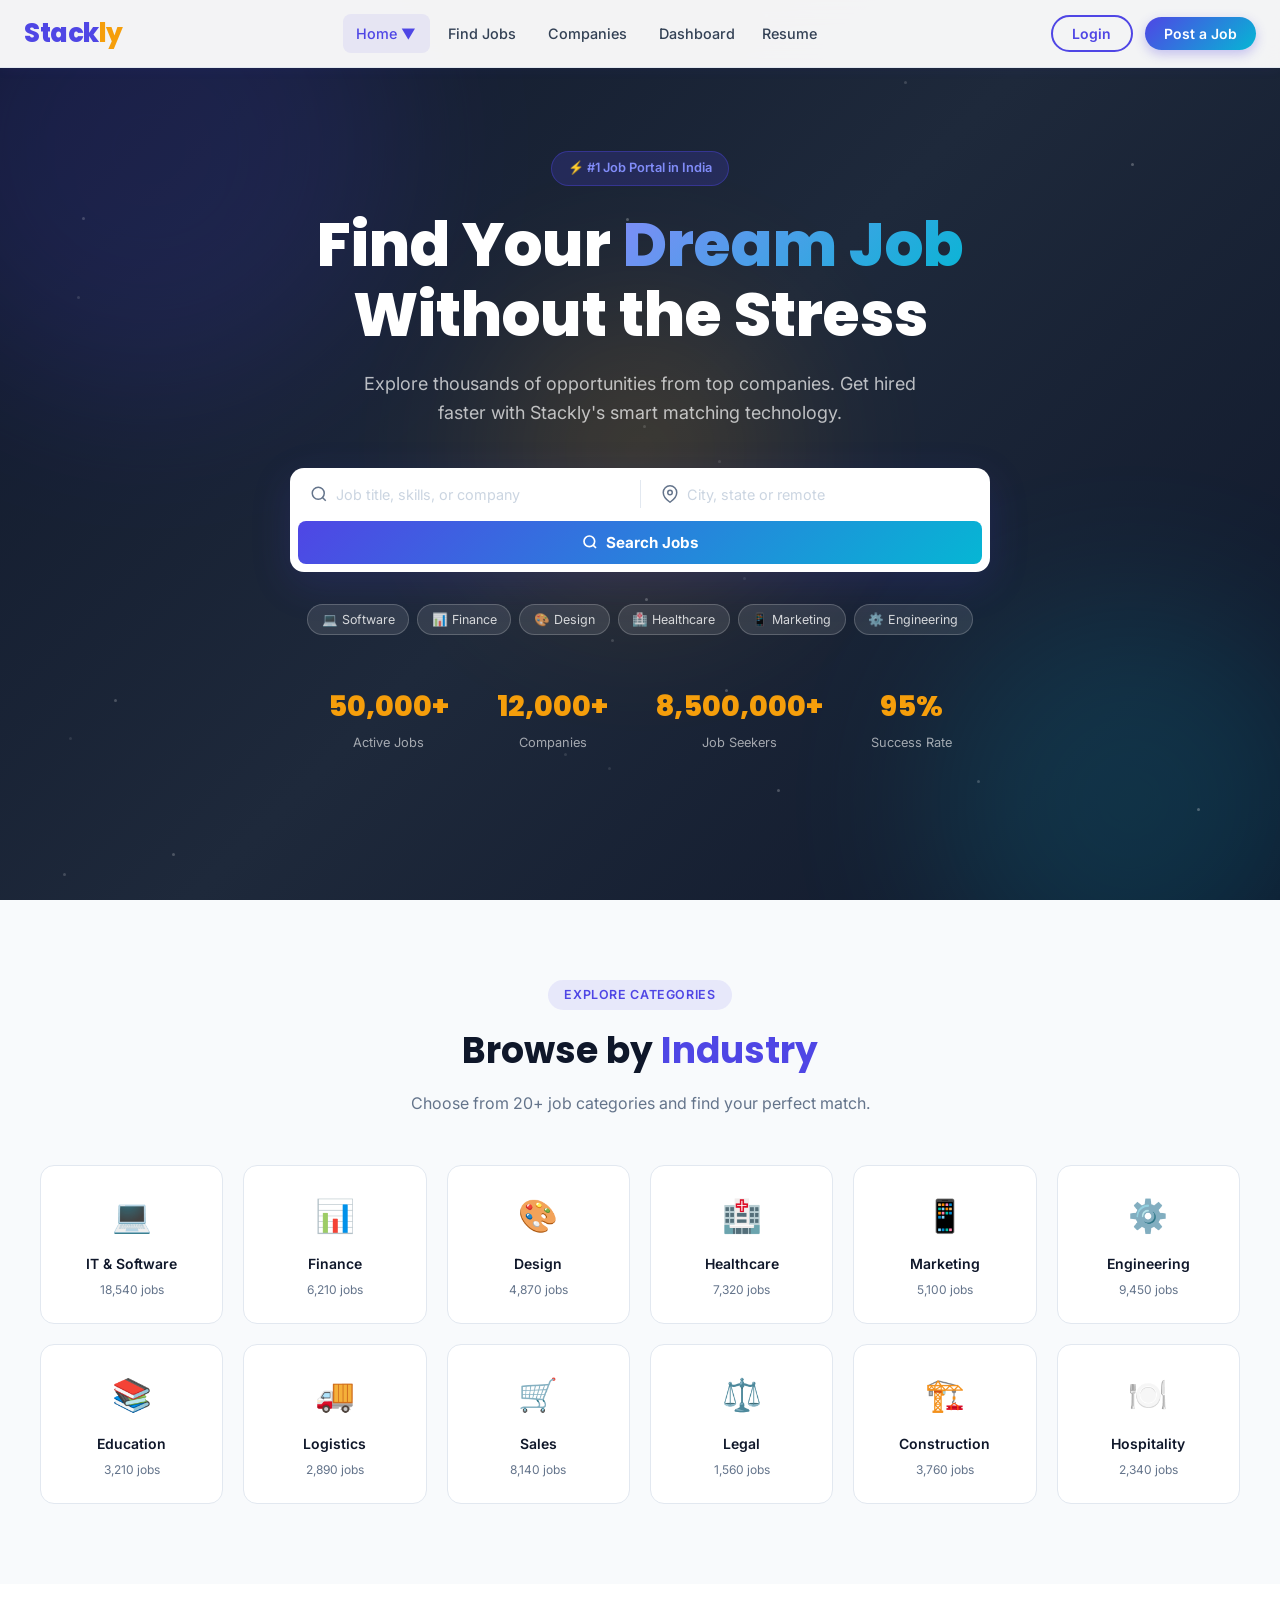
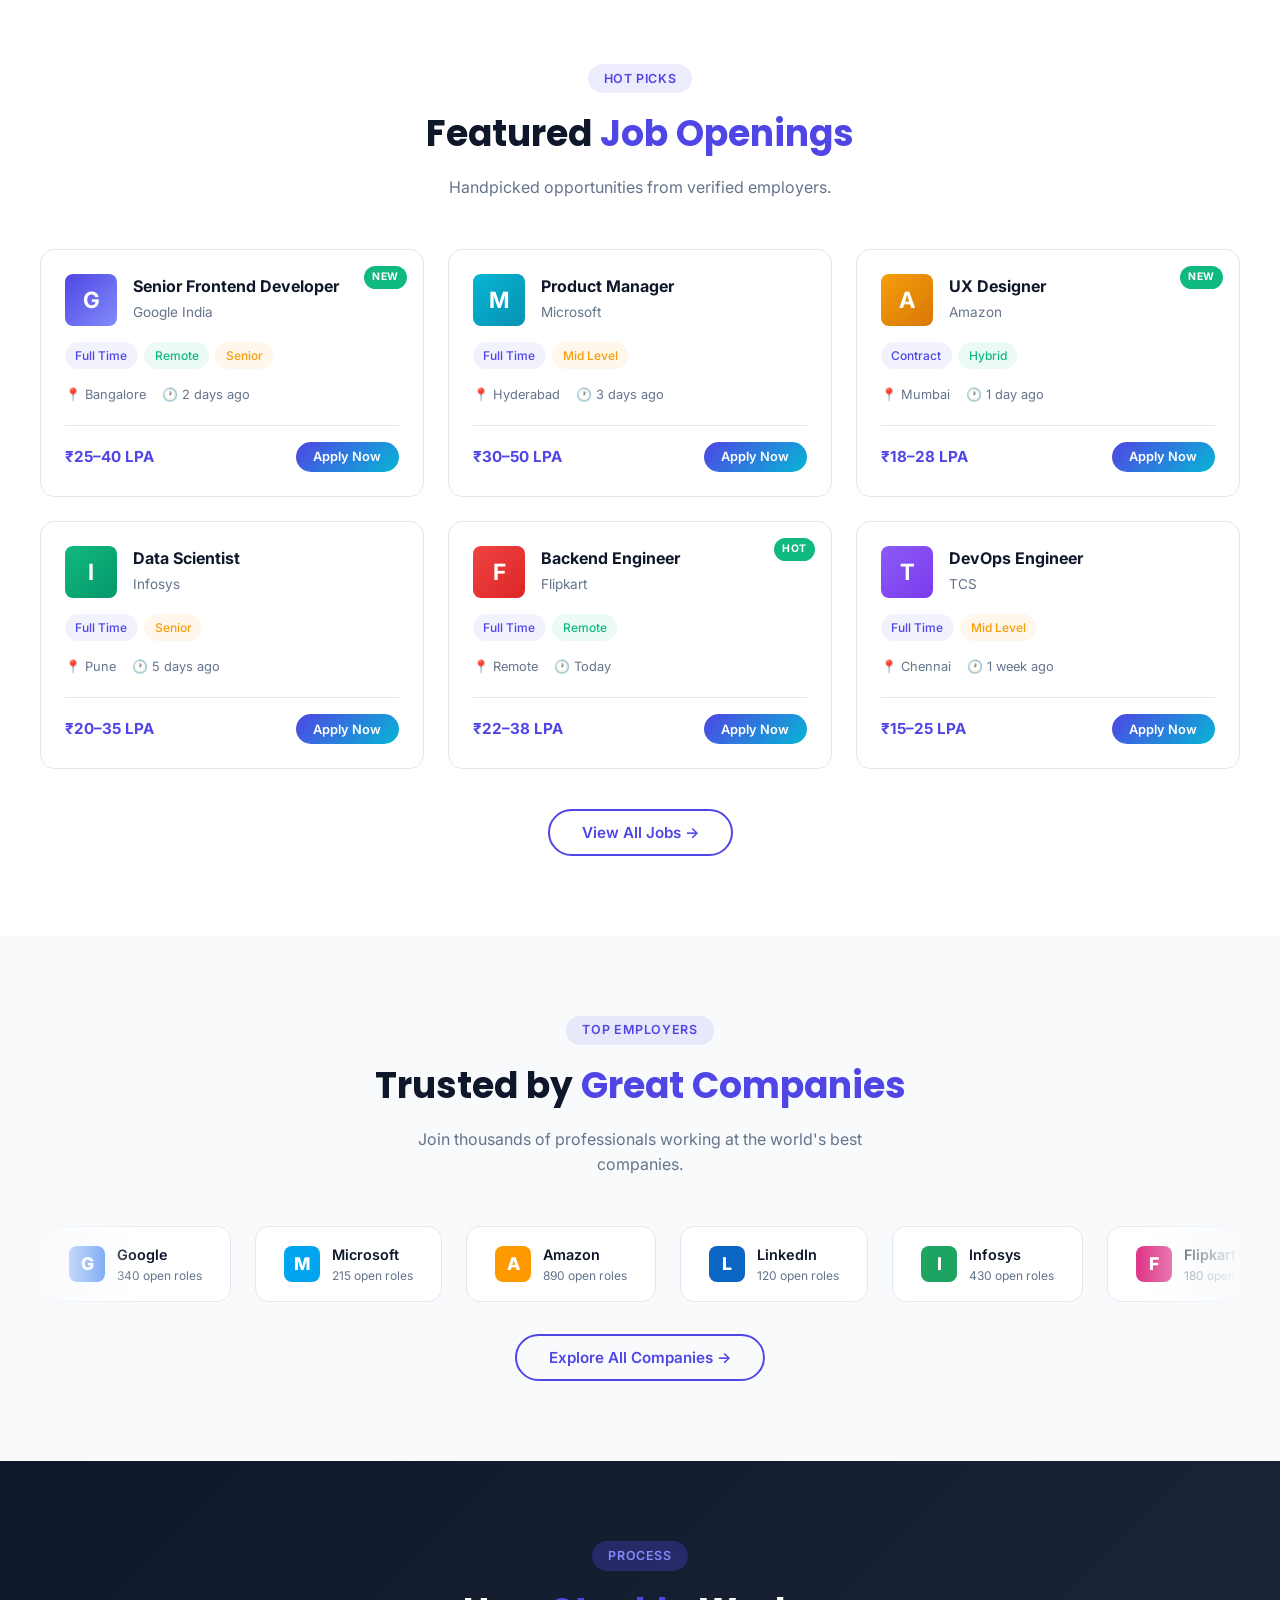
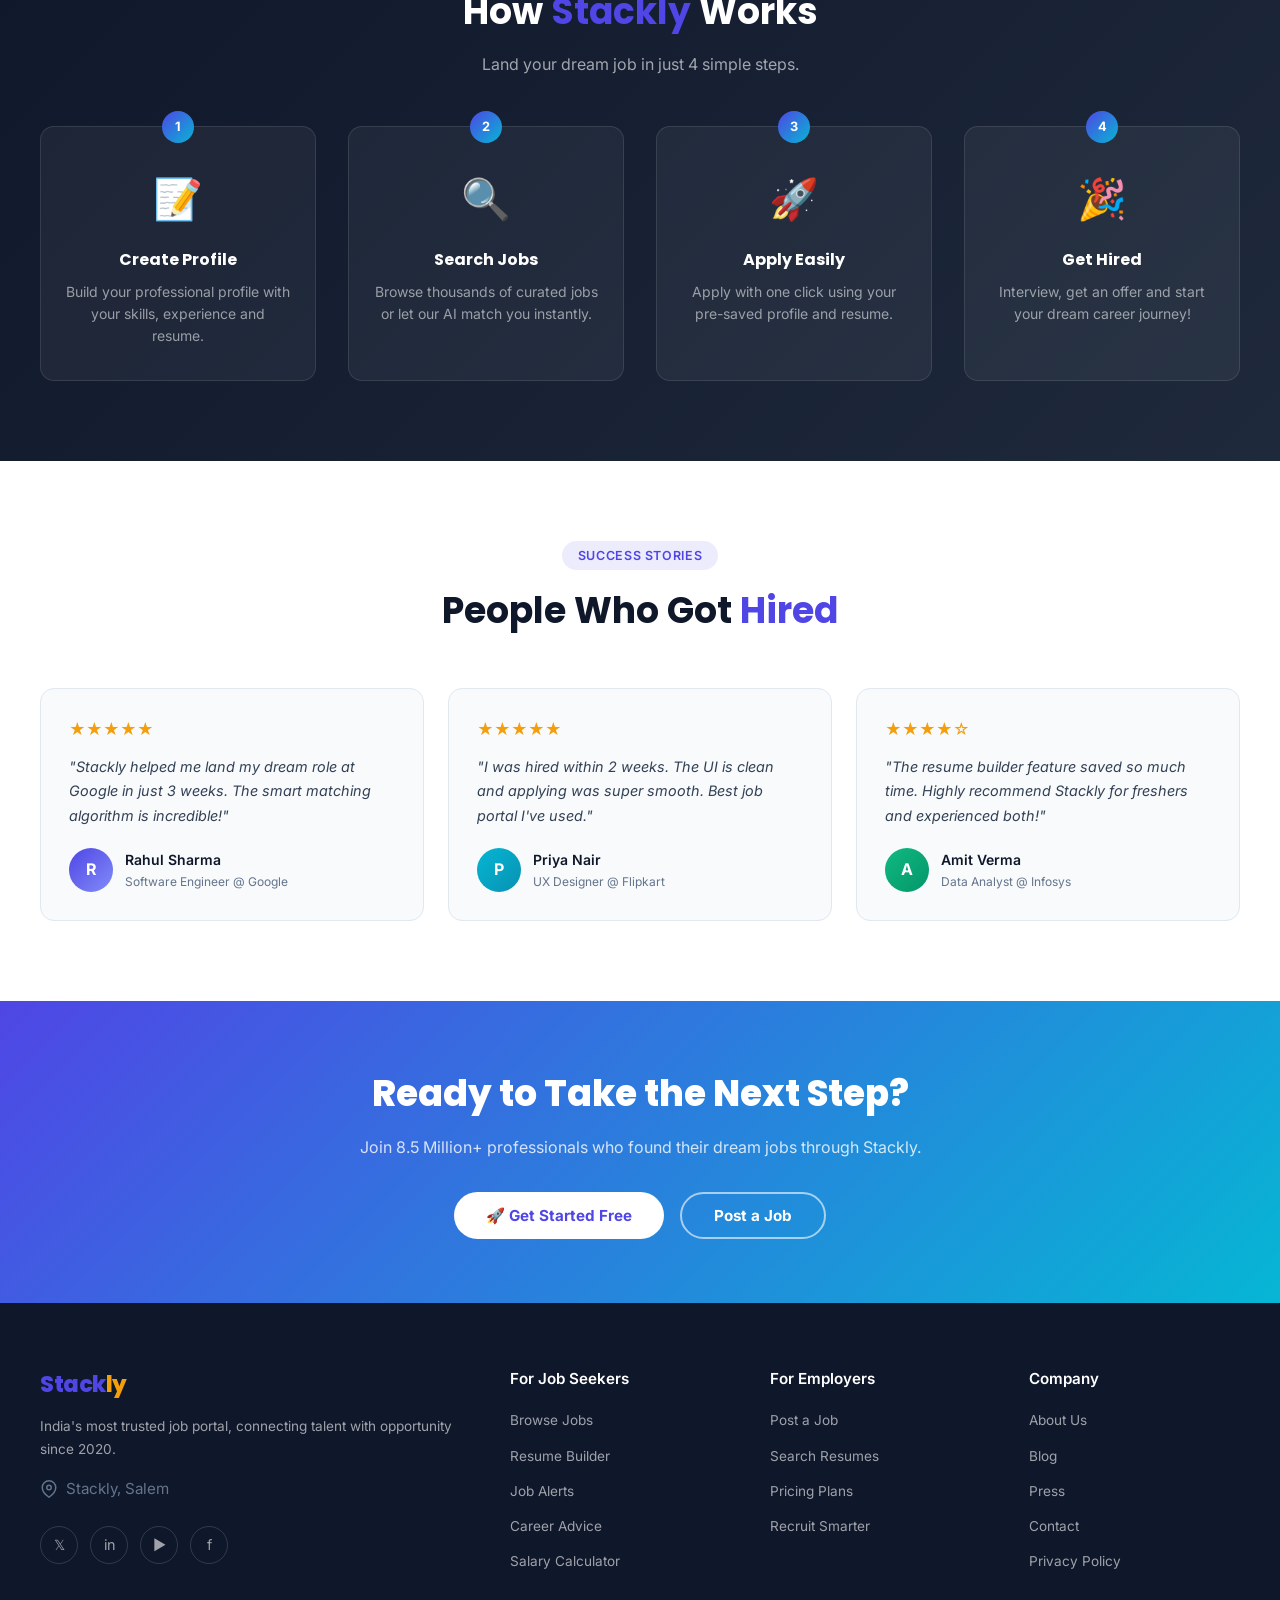
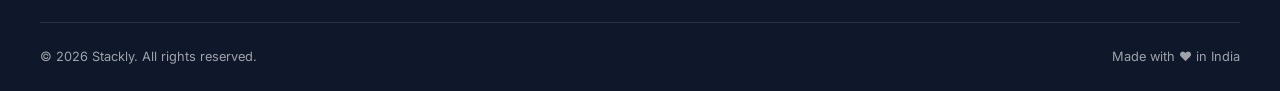
<file: index.html>
<!DOCTYPE html>
<html lang="en">

<head>
    <meta charset="UTF-8" />
    <meta name="viewport" content="width=device-width, initial-scale=1.0, minimum-scale=1.0" />
    <meta name="description"
        content="Stackly – India's leading job portal. Find your dream job from 50,000+ listings across top companies." />
    <title>Stackly – Find Your Dream Job</title>
    <link rel="stylesheet" href="css/style.css" />
    <link rel="icon"
        href="data:image/svg+xml,<svg xmlns='http://www.w3.org/2000/svg' viewBox='0 0 100 100'><text y='.9em' font-size='90'>⚡</text></svg>" />
</head>

<body>

    <!-- Splash Screen -->
    <div id="splash-screen">
        <div class="splash-logo">Stack<span>ly</span></div>
        <div class="splash-tagline">Your Career, Ignited.</div>
        <div class="splash-loader">
            <div class="splash-loader-bar"></div>
        </div>
    </div>

    <!-- Navbar -->
    <nav class="navbar">
        <a class="nav-logo" href="index.html">Stack<span>ly</span></a>
        <ul class="nav-links">
            <li class="nav-item-dropdown">
                <a href="index.html" class="active">Home ▼</a>
                <div class="dropdown-menu">
                    <a href="home2.html">Home 2</a>
                </div>
            </li>
            <li><a href="jobs.html">Find Jobs</a></li>
            <li><a href="companies.html">Companies</a></li>
            <li><a href="dashboard.html">Dashboard</a><a href="resume.html">Resume</a></li>
        </ul>
        <div class="nav-actions">
            <a href="login.html"><button class="btn-outline">Login</button></a>
            <a href="login.html"><button class="btn-primary">Post a Job</button></a>
        </div>
        <button class="hamburger" aria-label="Toggle menu">
            <span></span><span></span><span></span>
        </button>
    </nav>

    <!-- Mobile Menu -->
    <div class="mobile-menu">
        <div class="mobile-dropdown">
            <div class="mobile-dropdown-header">Home ▼</div>
            <div class="mobile-dropdown-content">
                <a href="home2.html">Home 2</a>
            </div>
        </div>
        <a href="jobs.html">Find Jobs</a>
        <a href="companies.html">Companies</a>
        <a href="dashboard.html">Dashboard</a><a href="resume.html">Resume</a>
        <a href="login.html"><button class="btn-outline" style="width:100%;margin-top:.5rem;">Login</button></a>
        <a href="login.html"><button class="btn-primary" style="width:100%;margin-top:.5rem;">Post a Job</button></a>
    </div>

    <!-- Hero Section -->
    <section class="hero">
        <div class="hero-bg-anim">
            <div class="hero-blob"></div>
            <div class="hero-blob"></div>
            <div class="hero-blob"></div>
            <div class="hero-particles"></div>
        </div>
        <div class="hero-content container">
            <div class="hero-badge">⚡ #1 Job Portal in India</div>
            <h1 class="hero-title">Find Your <span>Dream Job</span><br />Without the Stress</h1>
            <p class="hero-sub">Explore thousands of opportunities from top companies. Get hired faster with Stackly's
                smart matching technology.</p>

            <div class="hero-search-box">
                <div class="search-field">
                    <svg width="18" height="18" viewBox="0 0 24 24" fill="none" stroke="currentColor" stroke-width="2">
                        <circle cx="11" cy="11" r="8" />
                        <path d="m21 21-4.35-4.35" />
                    </svg>
                    <input type="text" placeholder="Job title, skills, or company" id="search-keyword" />
                </div>
                <div class="search-divider"></div>
                <div class="search-field">
                    <svg width="18" height="18" viewBox="0 0 24 24" fill="none" stroke="currentColor" stroke-width="2">
                        <path d="M21 10c0 7-9 13-9 13s-9-6-9-13a9 9 0 0 1 18 0z" />
                        <circle cx="12" cy="10" r="3" />
                    </svg>
                    <input type="text" placeholder="City, state or remote" id="search-location" />
                </div>
                <button class="btn-search" onclick="window.location.href='404.html'">
                    <svg width="16" height="16" viewBox="0 0 24 24" fill="none" stroke="currentColor"
                        stroke-width="2.5">
                        <circle cx="11" cy="11" r="8" />
                        <path d="m21 21-4.35-4.35" />
                    </svg>
                    Search Jobs
                </button>
            </div>

            <div class="hero-tags">
                <span class="hero-tag" onclick="window.location.href='404.html'">💻 Software</span>
                <span class="hero-tag" onclick="window.location.href='404.html'">📊 Finance</span>
                <span class="hero-tag" onclick="window.location.href='404.html'">🎨 Design</span>
                <span class="hero-tag" onclick="window.location.href='404.html'">🏥 Healthcare</span>
                <span class="hero-tag" onclick="window.location.href='404.html'">📱 Marketing</span>
                <span class="hero-tag" onclick="window.location.href='404.html'">⚙️ Engineering</span>
            </div>

            <div class="hero-stats">
                <div class="stat-item">
                    <div class="stat-num"><span data-count="50000" data-suffix="+">0+</span></div>
                    <div class="stat-label">Active Jobs</div>
                </div>
                <div class="stat-item">
                    <div class="stat-num"><span data-count="12000" data-suffix="+">0+</span></div>
                    <div class="stat-label">Companies</div>
                </div>
                <div class="stat-item">
                    <div class="stat-num"><span data-count="8500000" data-suffix="+">0+</span></div>
                    <div class="stat-label">Job Seekers</div>
                </div>
                <div class="stat-item">
                    <div class="stat-num"><span data-count="95" data-suffix="%">0%</span></div>
                    <div class="stat-label">Success Rate</div>
                </div>
            </div>
        </div>
    </section>

    <!-- Job Categories -->
    <section class="categories">
        <div class="container">
            <div class="section-header reveal">
                <div class="section-tag">Explore Categories</div>
                <h2 class="section-title">Browse by <span>Industry</span></h2>
                <p class="section-sub">Choose from 20+ job categories and find your perfect match.</p>
            </div>
            <div class="categories-grid">
                <div class="category-card reveal" onclick="window.location.href='404.html'">
                    <div class="cat-icon">💻</div>
                    <div class="cat-name">IT & Software</div>
                    <div class="cat-count">18,540 jobs</div>
                </div>
                <div class="category-card reveal" onclick="window.location.href='404.html'">
                    <div class="cat-icon">📊</div>
                    <div class="cat-name">Finance</div>
                    <div class="cat-count">6,210 jobs</div>
                </div>
                <div class="category-card reveal" onclick="window.location.href='404.html'">
                    <div class="cat-icon">🎨</div>
                    <div class="cat-name">Design</div>
                    <div class="cat-count">4,870 jobs</div>
                </div>
                <div class="category-card reveal" onclick="window.location.href='404.html'">
                    <div class="cat-icon">🏥</div>
                    <div class="cat-name">Healthcare</div>
                    <div class="cat-count">7,320 jobs</div>
                </div>
                <div class="category-card reveal" onclick="window.location.href='404.html'">
                    <div class="cat-icon">📱</div>
                    <div class="cat-name">Marketing</div>
                    <div class="cat-count">5,100 jobs</div>
                </div>
                <div class="category-card reveal" onclick="window.location.href='404.html'">
                    <div class="cat-icon">⚙️</div>
                    <div class="cat-name">Engineering</div>
                    <div class="cat-count">9,450 jobs</div>
                </div>
                <div class="category-card reveal" onclick="window.location.href='404.html'">
                    <div class="cat-icon">📚</div>
                    <div class="cat-name">Education</div>
                    <div class="cat-count">3,210 jobs</div>
                </div>
                <div class="category-card reveal" onclick="window.location.href='404.html'">
                    <div class="cat-icon">🚚</div>
                    <div class="cat-name">Logistics</div>
                    <div class="cat-count">2,890 jobs</div>
                </div>
                <div class="category-card reveal" onclick="window.location.href='404.html'">
                    <div class="cat-icon">🛒</div>
                    <div class="cat-name">Sales</div>
                    <div class="cat-count">8,140 jobs</div>
                </div>
                <div class="category-card reveal" onclick="window.location.href='404.html'">
                    <div class="cat-icon">⚖️</div>
                    <div class="cat-name">Legal</div>
                    <div class="cat-count">1,560 jobs</div>
                </div>
                <div class="category-card reveal" onclick="window.location.href='404.html'">
                    <div class="cat-icon">🏗️</div>
                    <div class="cat-name">Construction</div>
                    <div class="cat-count">3,760 jobs</div>
                </div>
                <div class="category-card reveal" onclick="window.location.href='404.html'">
                    <div class="cat-icon">🍽️</div>
                    <div class="cat-name">Hospitality</div>
                    <div class="cat-count">2,340 jobs</div>
                </div>
            </div>
        </div>
    </section>

    <!-- Featured Jobs -->
    <section class="featured-jobs">
        <div class="container">
            <div class="section-header reveal">
                <div class="section-tag">Hot Picks</div>
                <h2 class="section-title">Featured <span>Job Openings</span></h2>
                <p class="section-sub">Handpicked opportunities from verified employers.</p>
            </div>
            <div class="jobs-grid">

                <div class="job-card reveal">
                    <div class="badge-new">NEW</div>
                    <div class="job-card-header">
                        <div class="company-logo" style="background:linear-gradient(135deg,#4f46e5,#818cf8)">G</div>
                        <div>
                            <div class="job-title">Senior Frontend Developer</div>
                            <div class="company-name">Google India</div>
                        </div>
                    </div>
                    <div class="job-tags">
                        <span class="job-tag">Full Time</span>
                        <span class="job-tag green">Remote</span>
                        <span class="job-tag orange">Senior</span>
                    </div>
                    <div class="job-meta">
                        <span class="job-meta-item">📍 Bangalore</span>
                        <span class="job-meta-item">🕐 2 days ago</span>
                    </div>
                    <div class="job-footer">
                        <div class="job-salary">₹25–40 LPA</div>
                        <button class="btn-apply" onclick="window.location.href='404.html'">Apply Now</button>
                    </div>
                </div>

                <div class="job-card reveal">
                    <div class="job-card-header">
                        <div class="company-logo" style="background:linear-gradient(135deg,#06b6d4,#0891b2)">M</div>
                        <div>
                            <div class="job-title">Product Manager</div>
                            <div class="company-name">Microsoft</div>
                        </div>
                    </div>
                    <div class="job-tags">
                        <span class="job-tag">Full Time</span>
                        <span class="job-tag orange">Mid Level</span>
                    </div>
                    <div class="job-meta">
                        <span class="job-meta-item">📍 Hyderabad</span>
                        <span class="job-meta-item">🕐 3 days ago</span>
                    </div>
                    <div class="job-footer">
                        <div class="job-salary">₹30–50 LPA</div>
                        <button class="btn-apply" onclick="window.location.href='404.html'">Apply Now</button>
                    </div>
                </div>

                <div class="job-card reveal">
                    <div class="badge-new">NEW</div>
                    <div class="job-card-header">
                        <div class="company-logo" style="background:linear-gradient(135deg,#f59e0b,#d97706)">A</div>
                        <div>
                            <div class="job-title">UX Designer</div>
                            <div class="company-name">Amazon</div>
                        </div>
                    </div>
                    <div class="job-tags">
                        <span class="job-tag">Contract</span>
                        <span class="job-tag green">Hybrid</span>
                    </div>
                    <div class="job-meta">
                        <span class="job-meta-item">📍 Mumbai</span>
                        <span class="job-meta-item">🕐 1 day ago</span>
                    </div>
                    <div class="job-footer">
                        <div class="job-salary">₹18–28 LPA</div>
                        <button class="btn-apply" onclick="window.location.href='404.html'">Apply Now</button>
                    </div>
                </div>

                <div class="job-card reveal">
                    <div class="job-card-header">
                        <div class="company-logo" style="background:linear-gradient(135deg,#10b981,#059669)">I</div>
                        <div>
                            <div class="job-title">Data Scientist</div>
                            <div class="company-name">Infosys</div>
                        </div>
                    </div>
                    <div class="job-tags">
                        <span class="job-tag">Full Time</span>
                        <span class="job-tag orange">Senior</span>
                    </div>
                    <div class="job-meta">
                        <span class="job-meta-item">📍 Pune</span>
                        <span class="job-meta-item">🕐 5 days ago</span>
                    </div>
                    <div class="job-footer">
                        <div class="job-salary">₹20–35 LPA</div>
                        <button class="btn-apply" onclick="window.location.href='404.html'">Apply Now</button>
                    </div>
                </div>

                <div class="job-card reveal">
                    <div class="badge-new">HOT</div>
                    <div class="job-card-header">
                        <div class="company-logo" style="background:linear-gradient(135deg,#ef4444,#dc2626)">F</div>
                        <div>
                            <div class="job-title">Backend Engineer</div>
                            <div class="company-name">Flipkart</div>
                        </div>
                    </div>
                    <div class="job-tags">
                        <span class="job-tag">Full Time</span>
                        <span class="job-tag green">Remote</span>
                    </div>
                    <div class="job-meta">
                        <span class="job-meta-item">📍 Remote</span>
                        <span class="job-meta-item">🕐 Today</span>
                    </div>
                    <div class="job-footer">
                        <div class="job-salary">₹22–38 LPA</div>
                        <button class="btn-apply" onclick="window.location.href='404.html'">Apply Now</button>
                    </div>
                </div>

                <div class="job-card reveal">
                    <div class="job-card-header">
                        <div class="company-logo" style="background:linear-gradient(135deg,#8b5cf6,#7c3aed)">T</div>
                        <div>
                            <div class="job-title">DevOps Engineer</div>
                            <div class="company-name">TCS</div>
                        </div>
                    </div>
                    <div class="job-tags">
                        <span class="job-tag">Full Time</span>
                        <span class="job-tag orange">Mid Level</span>
                    </div>
                    <div class="job-meta">
                        <span class="job-meta-item">📍 Chennai</span>
                        <span class="job-meta-item">🕐 1 week ago</span>
                    </div>
                    <div class="job-footer">
                        <div class="job-salary">₹15–25 LPA</div>
                        <button class="btn-apply" onclick="window.location.href='404.html'">Apply Now</button>
                    </div>
                </div>
            </div>
            <div class="view-all-wrap reveal">
                <a href="jobs.html"><button class="btn-ghost">View All Jobs →</button></a>
            </div>
        </div>
    </section>

    <!-- Top Companies -->
    <section class="companies-section">
        <div class="container">
            <div class="section-header reveal">
                <div class="section-tag">Top Employers</div>
                <h2 class="section-title">Trusted by <span>Great Companies</span></h2>
                <p class="section-sub">Join thousands of professionals working at the world's best companies.</p>
            </div>
            <div class="companies-marquee">
                <div class="marquee-track">
                    <div class="company-chip">
                        <div class="company-chip-logo" style="background:#4285f4">G</div>
                        <div>
                            <div class="company-chip-name">Google</div>
                            <div class="company-chip-jobs">340 open roles</div>
                        </div>
                    </div>
                    <div class="company-chip">
                        <div class="company-chip-logo" style="background:#00a4ef">M</div>
                        <div>
                            <div class="company-chip-name">Microsoft</div>
                            <div class="company-chip-jobs">215 open roles</div>
                        </div>
                    </div>
                    <div class="company-chip">
                        <div class="company-chip-logo" style="background:#ff9900">A</div>
                        <div>
                            <div class="company-chip-name">Amazon</div>
                            <div class="company-chip-jobs">890 open roles</div>
                        </div>
                    </div>
                    <div class="company-chip">
                        <div class="company-chip-logo" style="background:#0a66c2">L</div>
                        <div>
                            <div class="company-chip-name">LinkedIn</div>
                            <div class="company-chip-jobs">120 open roles</div>
                        </div>
                    </div>
                    <div class="company-chip">
                        <div class="company-chip-logo" style="background:#1da462">I</div>
                        <div>
                            <div class="company-chip-name">Infosys</div>
                            <div class="company-chip-jobs">430 open roles</div>
                        </div>
                    </div>
                    <div class="company-chip">
                        <div class="company-chip-logo" style="background:#e03b8b">F</div>
                        <div>
                            <div class="company-chip-name">Flipkart</div>
                            <div class="company-chip-jobs">180 open roles</div>
                        </div>
                    </div>
                    <div class="company-chip">
                        <div class="company-chip-logo" style="background:#3b5bdb">T</div>
                        <div>
                            <div class="company-chip-name">TCS</div>
                            <div class="company-chip-jobs">620 open roles</div>
                        </div>
                    </div>
                    <div class="company-chip">
                        <div class="company-chip-logo" style="background:#f76707">W</div>
                        <div>
                            <div class="company-chip-name">Wipro</div>
                            <div class="company-chip-jobs">310 open roles</div>
                        </div>
                    </div>
                    <div class="company-chip">
                        <div class="company-chip-logo" style="background:#4285f4">G</div>
                        <div>
                            <div class="company-chip-name">Google</div>
                            <div class="company-chip-jobs">340 open roles</div>
                        </div>
                    </div>
                    <div class="company-chip">
                        <div class="company-chip-logo" style="background:#00a4ef">M</div>
                        <div>
                            <div class="company-chip-name">Microsoft</div>
                            <div class="company-chip-jobs">215 open roles</div>
                        </div>
                    </div>
                    <div class="company-chip">
                        <div class="company-chip-logo" style="background:#ff9900">A</div>
                        <div>
                            <div class="company-chip-name">Amazon</div>
                            <div class="company-chip-jobs">890 open roles</div>
                        </div>
                    </div>
                    <div class="company-chip">
                        <div class="company-chip-logo" style="background:#0a66c2">L</div>
                        <div>
                            <div class="company-chip-name">LinkedIn</div>
                            <div class="company-chip-jobs">120 open roles</div>
                        </div>
                    </div>
                    <div class="company-chip">
                        <div class="company-chip-logo" style="background:#1da462">I</div>
                        <div>
                            <div class="company-chip-name">Infosys</div>
                            <div class="company-chip-jobs">430 open roles</div>
                        </div>
                    </div>
                    <div class="company-chip">
                        <div class="company-chip-logo" style="background:#e03b8b">F</div>
                        <div>
                            <div class="company-chip-name">Flipkart</div>
                            <div class="company-chip-jobs">180 open roles</div>
                        </div>
                    </div>
                    <div class="company-chip">
                        <div class="company-chip-logo" style="background:#3b5bdb">T</div>
                        <div>
                            <div class="company-chip-name">TCS</div>
                            <div class="company-chip-jobs">620 open roles</div>
                        </div>
                    </div>
                    <div class="company-chip">
                        <div class="company-chip-logo" style="background:#f76707">W</div>
                        <div>
                            <div class="company-chip-name">Wipro</div>
                            <div class="company-chip-jobs">310 open roles</div>
                        </div>
                    </div>
                </div>
            </div>
            <div class="view-all-wrap reveal" style="margin-top:2rem">
                <a href="companies.html"><button class="btn-ghost">Explore All Companies →</button></a>
            </div>
        </div>
    </section>

    <!-- How It Works -->
    <section class="how-it-works">
        <div class="container">
            <div class="section-header reveal">
                <div class="section-tag">Process</div>
                <h2 class="section-title">How <span>Stackly</span> Works</h2>
                <p class="section-sub">Land your dream job in just 4 simple steps.</p>
            </div>
            <div class="steps-grid">
                <div class="step-card reveal">
                    <div class="step-num">1</div>
                    <div class="step-icon">📝</div>
                    <div class="step-title">Create Profile</div>
                    <div class="step-desc">Build your professional profile with your skills, experience and resume.
                    </div>
                </div>
                <div class="step-card reveal">
                    <div class="step-num">2</div>
                    <div class="step-icon">🔍</div>
                    <div class="step-title">Search Jobs</div>
                    <div class="step-desc">Browse thousands of curated jobs or let our AI match you instantly.</div>
                </div>
                <div class="step-card reveal">
                    <div class="step-num">3</div>
                    <div class="step-icon">🚀</div>
                    <div class="step-title">Apply Easily</div>
                    <div class="step-desc">Apply with one click using your pre-saved profile and resume.</div>
                </div>
                <div class="step-card reveal">
                    <div class="step-num">4</div>
                    <div class="step-icon">🎉</div>
                    <div class="step-title">Get Hired</div>
                    <div class="step-desc">Interview, get an offer and start your dream career journey!</div>
                </div>
            </div>
        </div>
    </section>

    <!-- Testimonials -->
    <section class="testimonials">
        <div class="container">
            <div class="section-header reveal">
                <div class="section-tag">Success Stories</div>
                <h2 class="section-title">People Who Got <span>Hired</span></h2>
            </div>
            <div class="testimonials-grid">
                <div class="testimonial-card reveal">
                    <div class="stars">★★★★★</div>
                    <p class="testimonial-text">"Stackly helped me land my dream role at Google in just 3 weeks. The
                        smart matching algorithm is incredible!"</p>
                    <div class="testimonial-author">
                        <div class="author-avatar" style="background:linear-gradient(135deg,#4f46e5,#818cf8)">R</div>
                        <div>
                            <div class="author-name">Rahul Sharma</div>
                            <div class="author-role">Software Engineer @ Google</div>
                        </div>
                    </div>
                </div>
                <div class="testimonial-card reveal">
                    <div class="stars">★★★★★</div>
                    <p class="testimonial-text">"I was hired within 2 weeks. The UI is clean and applying was super
                        smooth. Best job portal I've used."</p>
                    <div class="testimonial-author">
                        <div class="author-avatar" style="background:linear-gradient(135deg,#06b6d4,#0891b2)">P</div>
                        <div>
                            <div class="author-name">Priya Nair</div>
                            <div class="author-role">UX Designer @ Flipkart</div>
                        </div>
                    </div>
                </div>
                <div class="testimonial-card reveal">
                    <div class="stars">★★★★☆</div>
                    <p class="testimonial-text">"The resume builder feature saved so much time. Highly recommend Stackly
                        for freshers and experienced both!"</p>
                    <div class="testimonial-author">
                        <div class="author-avatar" style="background:linear-gradient(135deg,#10b981,#059669)">A</div>
                        <div>
                            <div class="author-name">Amit Verma</div>
                            <div class="author-role">Data Analyst @ Infosys</div>
                        </div>
                    </div>
                </div>
            </div>
        </div>
    </section>

    <!-- CTA Banner -->
    <section class="cta-banner">
        <div class="container">
            <h2>Ready to Take the Next Step?</h2>
            <p>Join 8.5 Million+ professionals who found their dream jobs through Stackly.</p>
            <div class="cta-actions">
                <button class="btn-white" onclick="window.location.href='404.html'">🚀 Get Started Free</button>
                <button class="btn-white-outline" onclick="window.location.href='404.html'">Post a Job</button>
            </div>
        </div>
    </section>

    <!-- Footer -->
    <footer>
        <div class="footer-grid">
            <div class="footer-brand">
                <div class="nav-logo">Stack<span>ly</span></div>
                <p style="margin-bottom:1rem">India's most trusted job portal, connecting talent with opportunity since
                    2020.</p>
                <div
                    style="display:flex;align-items:center;gap:.5rem;margin-bottom:1.5rem;color:var(--gray);font-size:.95rem">
                    <svg width="18" height="18" viewBox="0 0 24 24" fill="none" stroke="currentColor" stroke-width="2">
                        <path d="M21 10c0 7-9 13-9 13s-9-6-9-13a9 9 0 0 1 18 0z"></path>
                        <circle cx="12" cy="10" r="3"></circle>
                    </svg>
                    Stackly, Salem
                </div>
                <div class="social-icons">
                    <div class="social-icon" onclick="window.location.href='404.html'">𝕏</div>
                    <div class="social-icon" onclick="window.location.href='404.html'">in</div>
                    <div class="social-icon" onclick="window.location.href='404.html'">▶</div>
                    <div class="social-icon" onclick="window.location.href='404.html'">f</div>
                </div>
            </div>
            <div class="footer-col">
                <h4>For Job Seekers</h4>
                <ul>
                    <li><a href="404.html">Browse Jobs</a></li>
                    <li><a href="404.html">Resume Builder</a></li>
                    <li><a href="404.html">Job Alerts</a></li>
                    <li><a href="404.html">Career Advice</a></li>
                    <li><a href="404.html">Salary Calculator</a></li>
                </ul>
            </div>
            <div class="footer-col">
                <h4>For Employers</h4>
                <ul>
                    <li><a href="404.html">Post a Job</a></li>
                    <li><a href="404.html">Search Resumes</a></li>
                    <li><a href="404.html">Pricing Plans</a></li>
                    <li><a href="404.html">Recruit Smarter</a></li>
                </ul>
            </div>
            <div class="footer-col">
                <h4>Company</h4>
                <ul>
                    <li><a href="404.html">About Us</a></li>
                    <li><a href="404.html">Blog</a></li>
                    <li><a href="404.html">Press</a></li>
                    <li><a href="404.html">Contact</a></li>
                    <li><a href="404.html">Privacy Policy</a></li>
                </ul>
            </div>
        </div>
        <div class="footer-bottom">
            <span>© 2026 Stackly. All rights reserved.</span>
            <span>Made with ❤️ in India</span>
        </div>
    </footer>

    <button id="scroll-top" aria-label="Scroll to top">↑</button>

    <script src="js/main.js"></script>
</body>

</html>
</file>
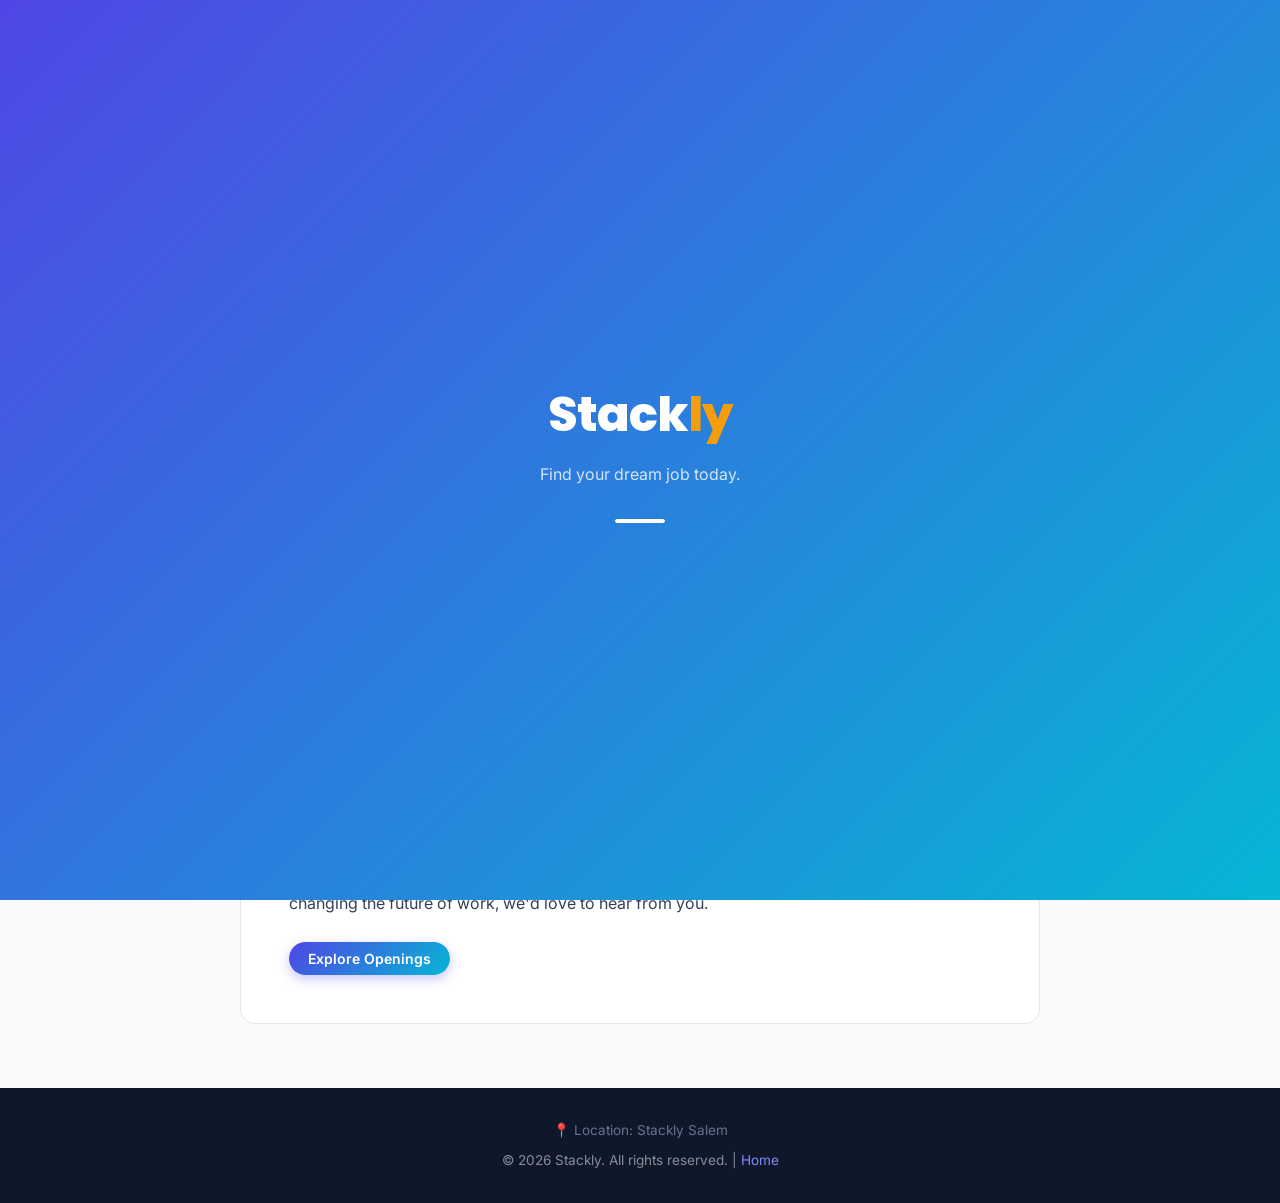
<file: about.html>
<!DOCTYPE html>
<html lang="en">

<head>
    <meta charset="UTF-8" />
    <meta name="viewport" content="width=device-width, initial-scale=1.0, minimum-scale=1.0" />
    <meta name="description" content="Page not found." />
    <title>404 Not Found – Stackly</title>
    <link rel="stylesheet" href="css/style.css" />
</head>

<body style="background:var(--bg)">

    <!-- Splash Screen -->
    <div id="splash-screen">
        <div class="splash-logo">Stack<span>ly</span></div>
        <div class="splash-tagline">Find your dream job today.</div>
        <div class="splash-loader">
            <div class="splash-loader-bar"></div>
        </div>
    </div>

    <!-- Navbar -->
    <nav class="navbar" style="border-bottom:1px solid var(--border);background:#fff">
        <a class="nav-logo" href="home2.html">Stack<span>ly</span></a>
        <ul class="nav-links">
            <li class="nav-item-dropdown">
                <a href="home2.html">Home ▼</a>
                <div class="dropdown-menu">
                    <a href="index.html">Home 1</a>
                </div>
            </li>
            <li><a href="about.html" class="active">About</a></li>
            <li><a href="contact.html">Contact</a></li>
        </ul>
        <div class="nav-actions">
            <a href="login.html"><button class="btn-primary">Login</button></a>
        </div>
        <button class="hamburger" aria-label="Toggle menu">
            <span></span><span></span><span></span>
        </button>
    </nav>

    <!-- Mobile Menu -->
    <div class="mobile-menu">
        <div class="mobile-dropdown">
            <div class="mobile-dropdown-header">Home 2 ▼</div>
            <div class="mobile-dropdown-content">
                <a href="index.html">Home 1</a>
            </div>
        </div>
        <a href="about.html" class="active">About</a>
        <a href="contact.html">Contact</a>
        <a href="login.html"><button class="btn-primary" style="width:100%;margin-top:.5rem;">Login</button></a>
    </div>

    <div class="page-header">
        <h1>About Stackly</h1>
        <p>We are a passionate team dedicated to connecting talent with amazing opportunities.</p>
    </div>

    <div class="container"
        style="max-width:800px;margin:3rem auto;background:#fff;padding:3rem;border-radius:var(--radius);border:1px solid var(--border)">
        <h2 style="margin-bottom:1.5rem">Our Mission</h2>
        <p style="color:var(--dark3);line-height:1.8;margin-bottom:2rem">
            Stackly was founded in 2026 with a simple mission: to make job hunting less stressful and more effective.
            By leveraging smart algorithms and a clean, user-centric design, we help millions of job seekers connect
            with verified employers across the globe.
        </p>

        <h2 style="margin-bottom:1.5rem">Why Choose Us?</h2>
        <ul class="bullet-list" style="color:var(--dark3);line-height:1.8;margin-bottom:2rem">
            <li><strong>Verified Employers:</strong> Every job posting is vetted to ensure quality and authenticity.
            </li>
            <li><strong>Smart Recommendations:</strong> Our AI matching system suggests jobs perfectly suited to your
                skillset.</li>
            <li><strong>Resume Builder:</strong> Craft professional resumes in minutes using our free built-in tools.
            </li>
            <li><strong>Secure & Private:</strong> We value your privacy. Your data is encrypted and never sold to third
                parties.</li>
        </ul>

        <h2 style="margin-bottom:1.5rem">Join Our Team</h2>
        <p style="color:var(--dark3);line-height:1.8;margin-bottom:1.5rem">
            We're always looking for talented individuals to join our own team. If you're passionate about changing the
            future of work, we'd love to hear from you.
        </p>
        <button class="btn-primary" onclick="window.location.href='home2.html'">Explore Openings</button>
    </div>

    <footer
        style="background:var(--dark);padding:2rem 1.5rem;text-align:center;color:rgba(255,255,255,.5);font-size:.85rem;margin-top:4rem">
        <p style="margin-bottom:.5rem;color:var(--gray)">📍 Location: Stackly Salem</p>
        <p>© 2026 Stackly. All rights reserved. | <a href="home2.html" style="color:var(--primary-light)">Home</a></p>
    </footer>

    <script src="js/main.js"></script>
</body>

</html>
</file>
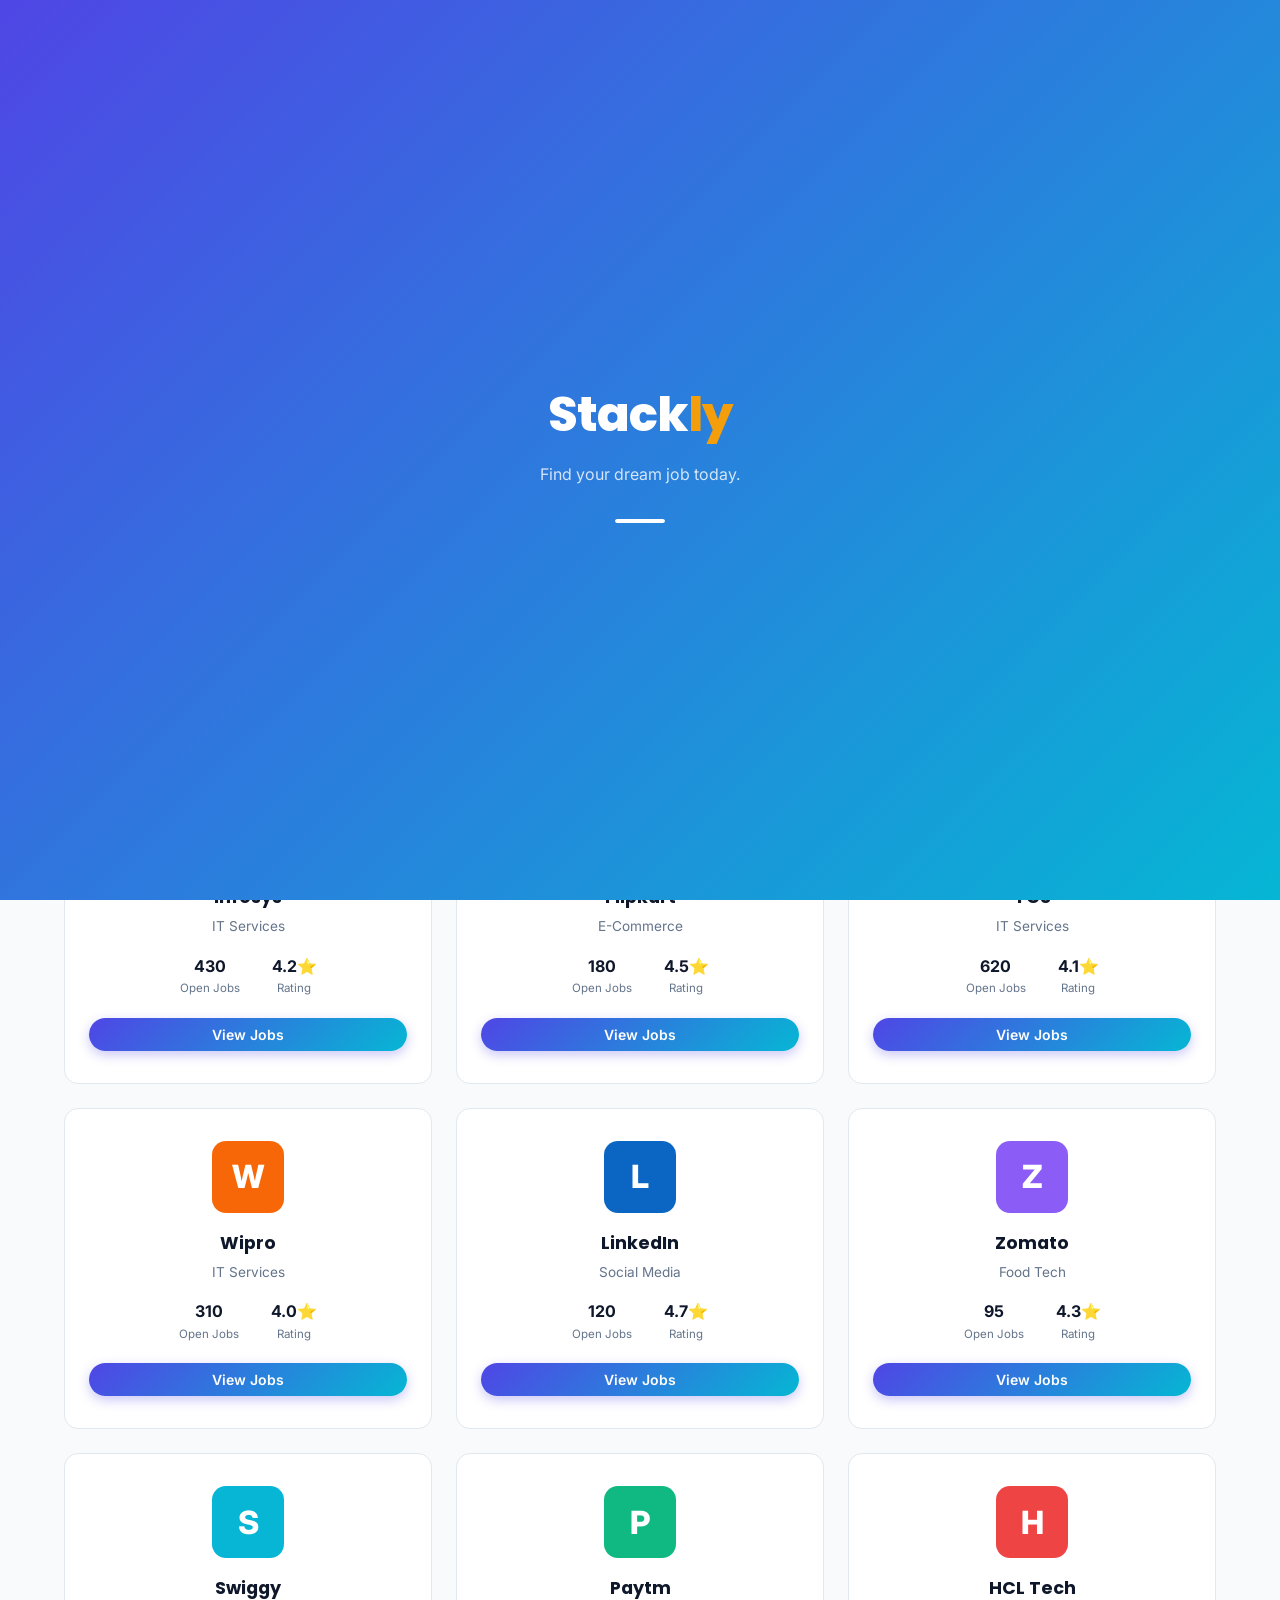
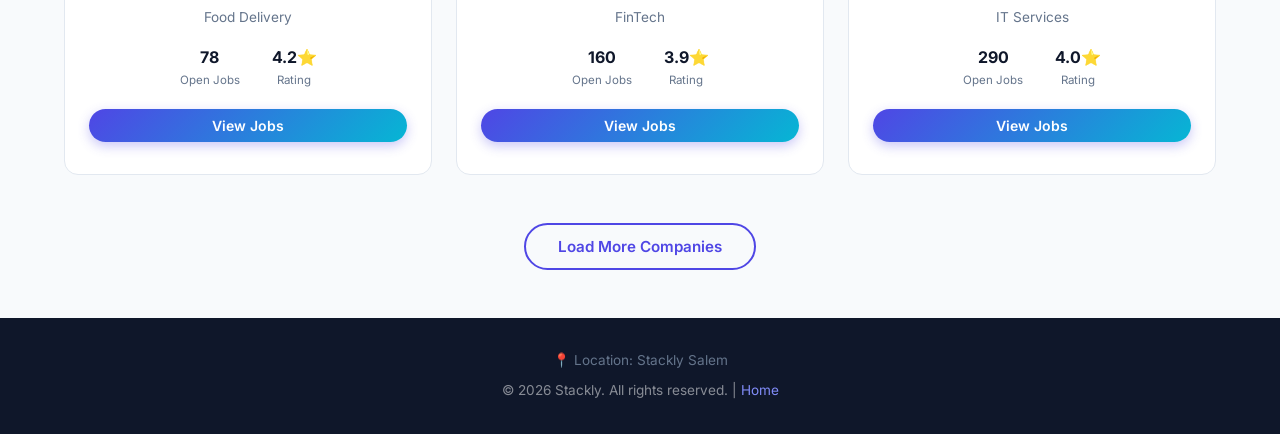
<file: companies.html>
<!DOCTYPE html>
<html lang="en">

<head>
    <meta charset="UTF-8" />
    <meta name="viewport" content="width=device-width, initial-scale=1.0, minimum-scale=1.0" />
    <meta name="description"
        content="Explore top hiring companies on Stackly. Find your ideal employer from India's best organisations." />
    <title>Top Companies – Stackly</title>
    <link rel="stylesheet" href="css/style.css" />
</head>

<body>
    <!-- Splash Screen -->
    <div id="splash-screen">
        <div class="splash-logo">Stack<span>ly</span></div>
        <div class="splash-tagline">Find your dream job today.</div>
        <div class="splash-loader">
            <div class="splash-loader-bar"></div>
        </div>
    </div>
    <nav class="navbar">
        <a class="nav-logo" href="index.html">Stack<span>ly</span></a>
        <ul class="nav-links">
            <li class="nav-item-dropdown"><a href="index.html">Home ▼</a>
                <div class="dropdown-menu"><a href="home2.html">Home 2</a></div>
            </li>
            <li><a href="jobs.html">Find Jobs</a></li>
            <li><a href="companies.html" class="active">Companies</a></li>
            <li><a href="dashboard.html">Dashboard</a><a href="resume.html">Resume</a></li>
        </ul>
        <div class="nav-actions">
            <a href="login.html"><button class="btn-outline">Login</button></a>
            <a href="login.html"><button class="btn-primary">Post a Job</button></a>
        </div>
        <button class="hamburger"><span></span><span></span><span></span></button>
    </nav>
    <div class="mobile-menu">
        <div class="mobile-dropdown">
            <div class="mobile-dropdown-header">Home ▼</div>
            <div class="mobile-dropdown-content">
                <a href="home2.html">Home 2</a>
            </div>
        </div>
        <a href="jobs.html">Find Jobs</a>
        <a href="companies.html">Companies</a>
        <a href="resume.html">Resume</a>
        <a href="login.html"><button class="btn-primary" style="width:100%;margin-top:.5rem">Login</button></a>
    </div>

    <div class="page-header">
        <h1>Top Companies Hiring Now</h1>
        <p>Discover the best employers and explore their open positions.</p>
    </div>

    <!-- Search bar for companies -->
    <div style="background:#fff;border-bottom:1px solid var(--border);padding:1.25rem 1.5rem">
        <div style="max-width:600px;margin:0 auto;display:flex;gap:.75rem;flex-wrap:wrap">
            <input type="text" placeholder="Search companies..."
                style="flex:1;min-width:200px;padding:.7rem 1rem;border:1.5px solid var(--border);border-radius:var(--radius-sm);font-size:.9rem;outline:none" />
            <select
                style="padding:.7rem 1rem;border:1.5px solid var(--border);border-radius:var(--radius-sm);font-size:.875rem;outline:none;color:var(--dark)">
                <option>All Industries</option>
                <option>IT & Software</option>
                <option>Finance</option>
                <option>E-Commerce</option>
                <option>Healthcare</option>
                <option>Manufacturing</option>
            </select>
            <button class="btn-primary" onclick="window.location.href='404.html'">Search</button>
        </div>
    </div>

    <div class="companies-grid-page">
        <div class="company-card-page reveal">
            <div class="company-big-logo" style="background:#4285f4">G</div>
            <div class="company-page-name">Google India</div>
            <div class="company-page-industry">IT & Software</div>
            <div class="company-page-stats">
                <div class="company-stat">
                    <div class="num">340</div>
                    <div class="lbl">Open Jobs</div>
                </div>
                <div class="company-stat">
                    <div class="num">4.9⭐</div>
                    <div class="lbl">Rating</div>
                </div>
            </div>
            <button class="btn-primary" style="width:100%" onclick="window.location.href='404.html'">View Jobs</button>
        </div>

        <div class="company-card-page reveal">
            <div class="company-big-logo" style="background:#00a4ef">M</div>
            <div class="company-page-name">Microsoft</div>
            <div class="company-page-industry">IT & Software</div>
            <div class="company-page-stats">
                <div class="company-stat">
                    <div class="num">215</div>
                    <div class="lbl">Open Jobs</div>
                </div>
                <div class="company-stat">
                    <div class="num">4.8⭐</div>
                    <div class="lbl">Rating</div>
                </div>
            </div>
            <button class="btn-primary" style="width:100%" onclick="window.location.href='404.html'">View Jobs</button>
        </div>

        <div class="company-card-page reveal">
            <div class="company-big-logo" style="background:#ff9900">A</div>
            <div class="company-page-name">Amazon</div>
            <div class="company-page-industry">E-Commerce</div>
            <div class="company-page-stats">
                <div class="company-stat">
                    <div class="num">890</div>
                    <div class="lbl">Open Jobs</div>
                </div>
                <div class="company-stat">
                    <div class="num">4.6⭐</div>
                    <div class="lbl">Rating</div>
                </div>
            </div>
            <button class="btn-primary" style="width:100%" onclick="window.location.href='404.html'">View Jobs</button>
        </div>

        <div class="company-card-page reveal">
            <div class="company-big-logo" style="background:#1da462">I</div>
            <div class="company-page-name">Infosys</div>
            <div class="company-page-industry">IT Services</div>
            <div class="company-page-stats">
                <div class="company-stat">
                    <div class="num">430</div>
                    <div class="lbl">Open Jobs</div>
                </div>
                <div class="company-stat">
                    <div class="num">4.2⭐</div>
                    <div class="lbl">Rating</div>
                </div>
            </div>
            <button class="btn-primary" style="width:100%" onclick="window.location.href='404.html'">View Jobs</button>
        </div>

        <div class="company-card-page reveal">
            <div class="company-big-logo" style="background:#e03b8b">F</div>
            <div class="company-page-name">Flipkart</div>
            <div class="company-page-industry">E-Commerce</div>
            <div class="company-page-stats">
                <div class="company-stat">
                    <div class="num">180</div>
                    <div class="lbl">Open Jobs</div>
                </div>
                <div class="company-stat">
                    <div class="num">4.5⭐</div>
                    <div class="lbl">Rating</div>
                </div>
            </div>
            <button class="btn-primary" style="width:100%" onclick="window.location.href='404.html'">View Jobs</button>
        </div>

        <div class="company-card-page reveal">
            <div class="company-big-logo" style="background:#3b5bdb">T</div>
            <div class="company-page-name">TCS</div>
            <div class="company-page-industry">IT Services</div>
            <div class="company-page-stats">
                <div class="company-stat">
                    <div class="num">620</div>
                    <div class="lbl">Open Jobs</div>
                </div>
                <div class="company-stat">
                    <div class="num">4.1⭐</div>
                    <div class="lbl">Rating</div>
                </div>
            </div>
            <button class="btn-primary" style="width:100%" onclick="window.location.href='404.html'">View Jobs</button>
        </div>

        <div class="company-card-page reveal">
            <div class="company-big-logo" style="background:#f76707">W</div>
            <div class="company-page-name">Wipro</div>
            <div class="company-page-industry">IT Services</div>
            <div class="company-page-stats">
                <div class="company-stat">
                    <div class="num">310</div>
                    <div class="lbl">Open Jobs</div>
                </div>
                <div class="company-stat">
                    <div class="num">4.0⭐</div>
                    <div class="lbl">Rating</div>
                </div>
            </div>
            <button class="btn-primary" style="width:100%" onclick="window.location.href='404.html'">View Jobs</button>
        </div>

        <div class="company-card-page reveal">
            <div class="company-big-logo" style="background:#0a66c2">L</div>
            <div class="company-page-name">LinkedIn</div>
            <div class="company-page-industry">Social Media</div>
            <div class="company-page-stats">
                <div class="company-stat">
                    <div class="num">120</div>
                    <div class="lbl">Open Jobs</div>
                </div>
                <div class="company-stat">
                    <div class="num">4.7⭐</div>
                    <div class="lbl">Rating</div>
                </div>
            </div>
            <button class="btn-primary" style="width:100%" onclick="window.location.href='404.html'">View Jobs</button>
        </div>

        <div class="company-card-page reveal">
            <div class="company-big-logo" style="background:#8b5cf6">Z</div>
            <div class="company-page-name">Zomato</div>
            <div class="company-page-industry">Food Tech</div>
            <div class="company-page-stats">
                <div class="company-stat">
                    <div class="num">95</div>
                    <div class="lbl">Open Jobs</div>
                </div>
                <div class="company-stat">
                    <div class="num">4.3⭐</div>
                    <div class="lbl">Rating</div>
                </div>
            </div>
            <button class="btn-primary" style="width:100%" onclick="window.location.href='404.html'">View Jobs</button>
        </div>

        <div class="company-card-page reveal">
            <div class="company-big-logo" style="background:#06b6d4">S</div>
            <div class="company-page-name">Swiggy</div>
            <div class="company-page-industry">Food Delivery</div>
            <div class="company-page-stats">
                <div class="company-stat">
                    <div class="num">78</div>
                    <div class="lbl">Open Jobs</div>
                </div>
                <div class="company-stat">
                    <div class="num">4.2⭐</div>
                    <div class="lbl">Rating</div>
                </div>
            </div>
            <button class="btn-primary" style="width:100%" onclick="window.location.href='404.html'">View Jobs</button>
        </div>

        <div class="company-card-page reveal">
            <div class="company-big-logo" style="background:#10b981">P</div>
            <div class="company-page-name">Paytm</div>
            <div class="company-page-industry">FinTech</div>
            <div class="company-page-stats">
                <div class="company-stat">
                    <div class="num">160</div>
                    <div class="lbl">Open Jobs</div>
                </div>
                <div class="company-stat">
                    <div class="num">3.9⭐</div>
                    <div class="lbl">Rating</div>
                </div>
            </div>
            <button class="btn-primary" style="width:100%" onclick="window.location.href='404.html'">View Jobs</button>
        </div>

        <div class="company-card-page reveal">
            <div class="company-big-logo" style="background:#ef4444">H</div>
            <div class="company-page-name">HCL Tech</div>
            <div class="company-page-industry">IT Services</div>
            <div class="company-page-stats">
                <div class="company-stat">
                    <div class="num">290</div>
                    <div class="lbl">Open Jobs</div>
                </div>
                <div class="company-stat">
                    <div class="num">4.0⭐</div>
                    <div class="lbl">Rating</div>
                </div>
            </div>
            <button class="btn-primary" style="width:100%" onclick="window.location.href='404.html'">View Jobs</button>
        </div>
    </div>

    <div style="text-align:center;padding:0 1.5rem 3rem">
        <button class="btn-ghost" onclick="window.location.href='404.html'">Load More Companies</button>
    </div>

    <footer
        style="background:var(--dark);padding:2rem 1.5rem;text-align:center;color:rgba(255,255,255,.5);font-size:.85rem">
        <p style="margin-bottom:.5rem;color:var(--gray)">📍 Location: Stackly Salem</p>
        <p>© 2026 Stackly. All rights reserved. | <a href="index.html" style="color:var(--primary-light)">Home</a></p>
    </footer>
    <button id="scroll-top">↑</button>
    <script src="js/main.js"></script>
</body>

</html>
</file>
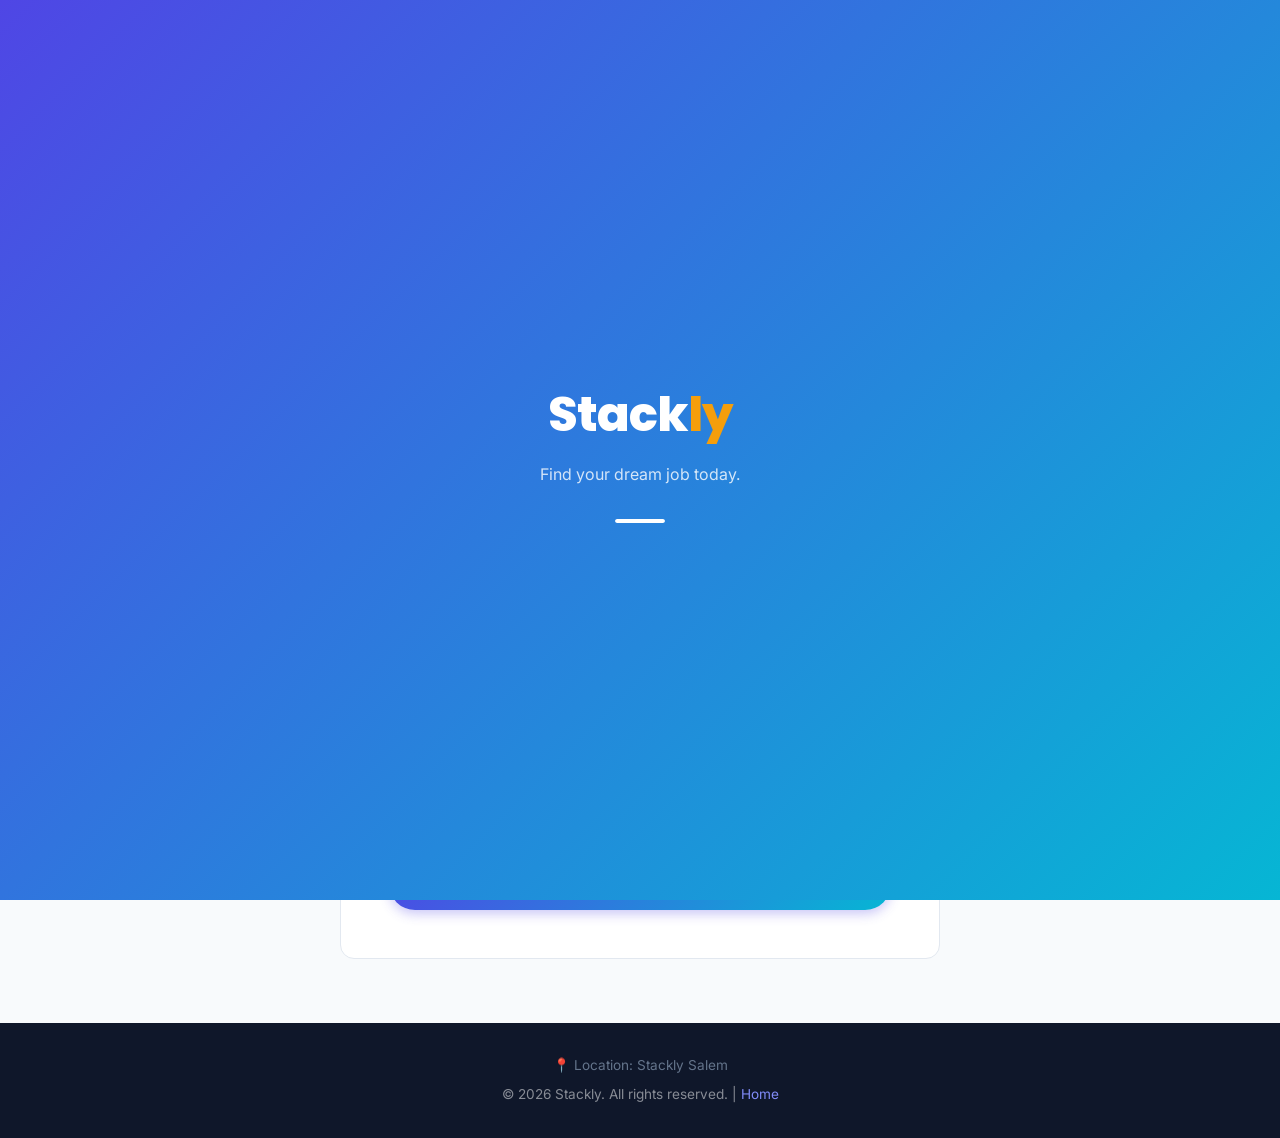
<file: contact.html>
<!DOCTYPE html>
<html lang="en">

<head>
    <meta charset="UTF-8" />
    <meta name="viewport" content="width=device-width, initial-scale=1.0, minimum-scale=1.0" />
    <meta name="description" content="Page not found." />
    <title>404 Not Found – Stackly</title>
    <link rel="stylesheet" href="css/style.css" />
</head>

<body style="background:var(--bg)">

    <!-- Splash Screen -->
    <div id="splash-screen">
        <div class="splash-logo">Stack<span>ly</span></div>
        <div class="splash-tagline">Find your dream job today.</div>
        <div class="splash-loader">
            <div class="splash-loader-bar"></div>
        </div>
    </div>

    <!-- Navbar -->
    <nav class="navbar" style="border-bottom:1px solid var(--border);background:#fff">
        <a class="nav-logo" href="home2.html">Stack<span>ly</span></a>
        <ul class="nav-links">
            <li class="nav-item-dropdown">
                <a href="home2.html">Home ▼</a>
                <div class="dropdown-menu">
                    <a href="index.html">Home 1</a>
                </div>
            </li>
            <li><a href="about.html">About</a></li>
            <li><a href="contact.html" class="active">Contact</a></li>
        </ul>
        <div class="nav-actions">
            <a href="login.html"><button class="btn-primary">Login</button></a>
        </div>
        <button class="hamburger" aria-label="Toggle menu">
            <span></span><span></span><span></span>
        </button>
    </nav>

    <!-- Mobile Menu -->
    <div class="mobile-menu">
        <div class="mobile-dropdown">
            <div class="mobile-dropdown-header">Home 2 ▼</div>
            <div class="mobile-dropdown-content">
                <a href="index.html">Home 1</a>
            </div>
        </div>
        <a href="about.html">About</a>
        <a href="contact.html" class="active">Contact</a>
        <a href="login.html"><button class="btn-primary" style="width:100%;margin-top:.5rem;">Login</button></a>
    </div>

    <div class="page-header">
        <h1>Contact Our Team</h1>
        <p>Have questions or feedback? We'd love to hear from you.</p>
    </div>

    <div class="container"
        style="max-width:600px;margin:3rem auto;background:#fff;padding:3rem;border-radius:var(--radius);border:1px solid var(--border)">
        <form action="404.html" style="display:flex;flex-direction:column;gap:1.5rem">
            <div style="display:flex;flex-direction:column;gap:.5rem">
                <label for="name" style="font-size:.9rem;font-weight:600;color:var(--dark)">Your Name</label>
                <input type="text" id="name" required placeholder="John Doe"
                    style="padding:.8rem 1rem;border:1px solid var(--border);border-radius:var(--radius-sm);outline:none;font-family:inherit" />
            </div>

            <div style="display:flex;flex-direction:column;gap:.5rem">
                <label for="email" style="font-size:.9rem;font-weight:600;color:var(--dark)">Email Address</label>
                <input type="email" id="email" required placeholder="john@example.com"
                    style="padding:.8rem 1rem;border:1px solid var(--border);border-radius:var(--radius-sm);outline:none;font-family:inherit" />
            </div>

            <div style="display:flex;flex-direction:column;gap:.5rem">
                <label for="subject" style="font-size:.9rem;font-weight:600;color:var(--dark)">Subject</label>
                <select id="subject"
                    style="padding:.8rem 1rem;border:1px solid var(--border);border-radius:var(--radius-sm);outline:none;font-family:inherit;background:#fff">
                    <option>General Inquiry</option>
                    <option>I need help finding a job</option>
                    <option>I'm an employer with a question</option>
                    <option>Report an issue / Bug</option>
                </select>
            </div>

            <div style="display:flex;flex-direction:column;gap:.5rem">
                <label for="message" style="font-size:.9rem;font-weight:600;color:var(--dark)">Message</label>
                <textarea id="message" required rows="5" placeholder="How can we help you?"
                    style="padding:.8rem 1rem;border:1px solid var(--border);border-radius:var(--radius-sm);outline:none;font-family:inherit;resize:vertical"></textarea>
            </div>

            <button type="submit" class="btn-primary"
                style="width:100%;padding:1rem;font-size:1rem;margin-top:1rem">Send Message</button>
        </form>
    </div>

    <footer
        style="background:var(--dark);padding:2rem 1.5rem;text-align:center;color:rgba(255,255,255,.5);font-size:.85rem;margin-top:4rem">
        <p style="margin-bottom:.5rem;color:var(--gray)">📍 Location: Stackly Salem</p>
        <p>© 2026 Stackly. All rights reserved. | <a href="home2.html" style="color:var(--primary-light)">Home</a></p>
    </footer>

    <script src="js/main.js"></script>
</body>

</html>
</file>
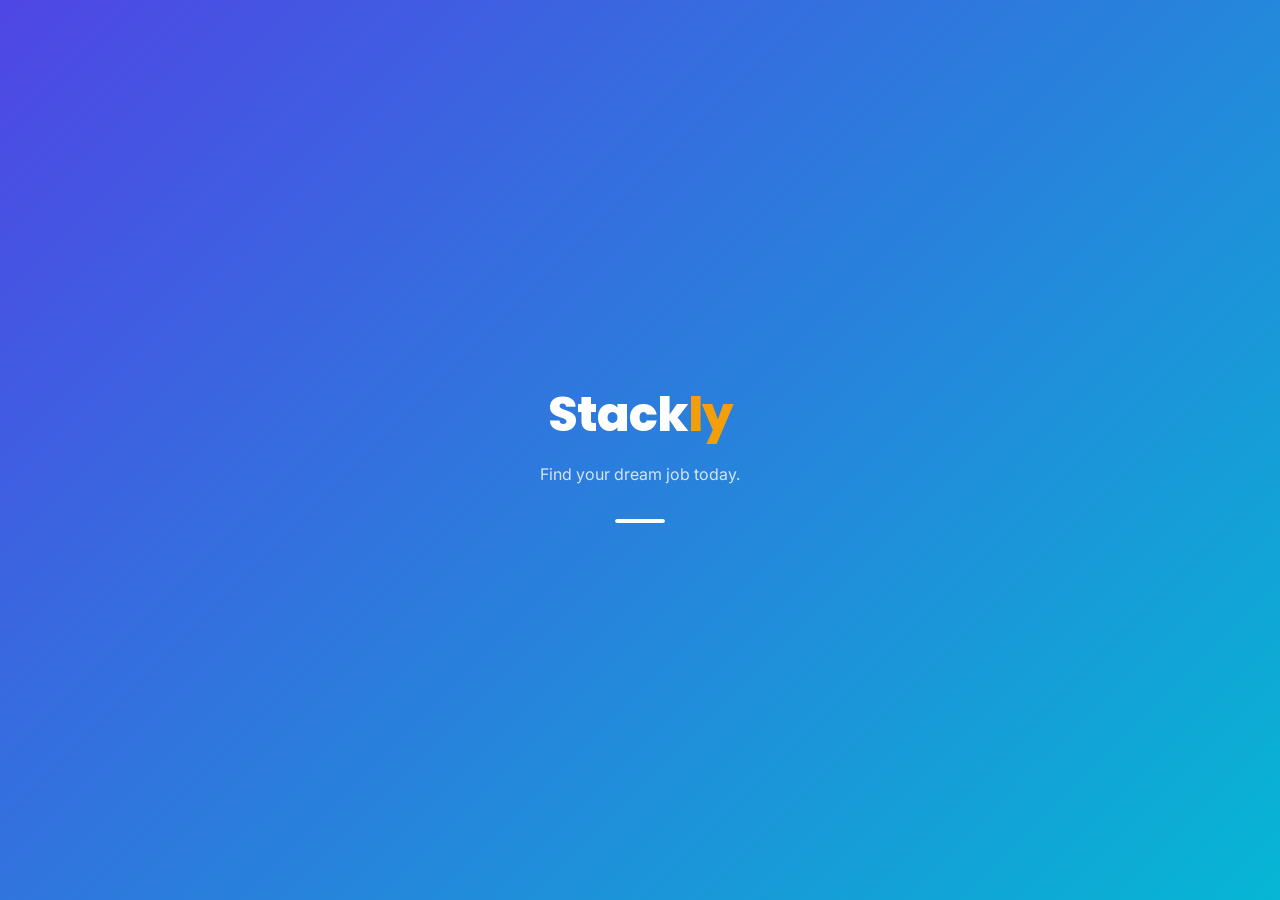
<file: dashboard.html>
<!DOCTYPE html>
<html lang="en">

<head>
    <meta charset="UTF-8" />
    <meta name="viewport" content="width=device-width, initial-scale=1.0, minimum-scale=1.0" />
    <meta name="description"
        content="Manage your account, view saved jobs, and track applications on your Stackly Dashboard." />
    <title>Dashboard – Stackly</title>
    <link rel="stylesheet" href="css/style.css" />
</head>

<body>
    <!-- Splash Screen -->
    <div id="splash-screen">
        <div class="splash-logo">Stack<span>ly</span></div>
        <div class="splash-tagline">Find your dream job today.</div>
        <div class="splash-loader">
            <div class="splash-loader-bar"></div>
        </div>
    </div>

    <!-- Navbar -->
    <nav class="navbar" style="border-bottom:1px solid var(--border);background:#fff">
        <div style="display:flex;align-items:center;gap:1rem">
            <button id="sidebar-toggle-btn" aria-label="Toggle Sidebar">☰</button>
            <a class="nav-logo" href="index.html">Stack<span>ly</span></a>
        </div>
        <div class="nav-actions" style="gap:1rem">
            <div
                style="width:36px;height:36px;border-radius:50%;background:linear-gradient(135deg,var(--primary),var(--secondary));color:#fff;display:flex;align-items:center;justify-content:center;font-weight:700;font-size:.9rem;cursor:pointer">
                JD
            </div>
        </div>
    </nav>

    <div class="dashboard-layout">
        <!-- Sidebar Navigation -->
        <aside class="dashboard-sidebar" id="dash-sidebar">
            <div style="padding:0 1.5rem 1.5rem;border-bottom:1px solid var(--border);margin-bottom:1rem">
                <div style="font-weight:700;color:var(--dark);font-size:1.1rem">John Doe</div>
                <div style="color:var(--gray);font-size:.85rem">UI/UX Designer</div>
            </div>

            <nav style="display:flex;flex-direction:column;gap:.2rem">
                <a href="404.html" class="dash-nav-link active">
                    <span style="font-size:1.2rem;width:24px;text-align:center">📊</span> Overview
                </a>
                <a href="404.html" class="dash-nav-link">
                    <span style="font-size:1.2rem;width:24px;text-align:center">📄</span> My Resume
                </a>
                <a href="404.html" class="dash-nav-link">
                    <span style="font-size:1.2rem;width:24px;text-align:center">🔖</span> Saved Jobs
                </a>
                <a href="404.html" class="dash-nav-link">
                    <span style="font-size:1.2rem;width:24px;text-align:center">📤</span> Applications
                </a>
                <a href="404.html" class="dash-nav-link">
                    <span style="font-size:1.2rem;width:24px;text-align:center">🔔</span> Job Alerts
                </a>
                <a href="404.html" class="dash-nav-link">
                    <span style="font-size:1.2rem;width:24px;text-align:center">⚙️</span> Settings
                </a>
            </nav>

            <div style="margin-top:auto;padding:1.5rem">
                <a href="index.html"><button class="btn-outline"
                        style="width:100%;color:var(--danger);border-color:var(--danger);display:flex;align-items:center;justify-content:center;gap:.5rem">
                        <span style="font-size:1.1rem">🚪</span> Sign Out
                    </button></a>
            </div>
        </aside>

        <!-- Main Content -->
        <main class="dashboard-main">
            <div class="dash-header">
                <div>
                    <h1 class="dash-title">Welcome back, John 👋</h1>
                    <p style="color:var(--gray);font-size:.95rem;margin-top:.25rem">Here is what is happening with your
                        job search.</p>
                </div>
                <a href="jobs.html"><button class="btn-primary">Browse Jobs</button></a>
            </div>

            <!-- Stats -->
            <div class="dash-stats-grid">
                <div class="dash-stat-card">
                    <div class="dash-stat-icon">📄</div>
                    <div class="dash-stat-info">
                        <h3>24</h3>
                        <p>Total Applications</p>
                    </div>
                </div>
                <div class="dash-stat-card orange">
                    <div class="dash-stat-icon">👀</div>
                    <div class="dash-stat-info">
                        <h3>142</h3>
                        <p>Profile Views</p>
                    </div>
                </div>
                <div class="dash-stat-card green">
                    <div class="dash-stat-icon">🎯</div>
                    <div class="dash-stat-info">
                        <h3>3</h3>
                        <p>Interview Invites</p>
                    </div>
                </div>
            </div>

            <!-- Sections -->
            <div class="dash-sections-grid">
                <!-- Recent Applications -->
                <div class="dash-card">
                    <div class="dash-card-header">
                        <h2 class="dash-card-title">Recent Applications</h2>
                        <a href="#" style="color:var(--primary);font-size:.85rem;font-weight:600">View All</a>
                    </div>

                    <div style="overflow-x:auto">
                        <table style="width:100%;min-width:400px;border-collapse:collapse;text-align:left">
                            <thead>
                                <tr style="border-bottom:2px solid var(--border);color:var(--gray);font-size:.85rem">
                                    <th style="padding:.75rem 0;font-weight:600">Job Role</th>
                                    <th style="padding:.75rem 0;font-weight:600">Company</th>
                                    <th style="padding:.75rem 0;font-weight:600">Date Applied</th>
                                    <th style="padding:.75rem 0;font-weight:600">Status</th>
                                </tr>
                            </thead>
                            <tbody>
                                <tr style="border-bottom:1px solid var(--border)">
                                    <td style="padding:1rem 0;font-weight:600;color:var(--dark)">Senior UI Designer</td>
                                    <td style="padding:1rem 0;color:var(--dark3);font-size:.9rem">Google India</td>
                                    <td style="padding:1rem 0;color:var(--gray);font-size:.85rem">Oct 12, 2026</td>
                                    <td style="padding:1rem 0"><span
                                            style="background:rgba(245,158,11,.1);color:var(--accent);padding:.2rem .6rem;border-radius:99px;font-size:.7rem;font-weight:700">In
                                            Review</span></td>
                                </tr>
                                <tr style="border-bottom:1px solid var(--border)">
                                    <td style="padding:1rem 0;font-weight:600;color:var(--dark)">Product Designer</td>
                                    <td style="padding:1rem 0;color:var(--dark3);font-size:.9rem">Amazon</td>
                                    <td style="padding:1rem 0;color:var(--gray);font-size:.85rem">Oct 05, 2026</td>
                                    <td style="padding:1rem 0"><span
                                            style="background:rgba(16,185,129,.1);color:var(--success);padding:.2rem .6rem;border-radius:99px;font-size:.7rem;font-weight:700">Interviewing</span>
                                    </td>
                                </tr>
                                <tr style="border-bottom:1px solid var(--border)">
                                    <td style="padding:1rem 0;font-weight:600;color:var(--dark)">UX Researcher</td>
                                    <td style="padding:1rem 0;color:var(--dark3);font-size:.9rem">Microsoft</td>
                                    <td style="padding:1rem 0;color:var(--gray);font-size:.85rem">Sep 28, 2026</td>
                                    <td style="padding:1rem 0"><span
                                            style="background:rgba(239,68,68,.1);color:var(--danger);padding:.2rem .6rem;border-radius:99px;font-size:.7rem;font-weight:700">Rejected</span>
                                    </td>
                                </tr>
                                <tr>
                                    <td style="padding:1rem 0;font-weight:600;color:var(--dark)">Lead Designer</td>
                                    <td style="padding:1rem 0;color:var(--dark3);font-size:.9rem">Flipkart</td>
                                    <td style="padding:1rem 0;color:var(--gray);font-size:.85rem">Sep 15, 2026</td>
                                    <td style="padding:1rem 0"><span
                                            style="background:rgba(16,185,129,.1);color:var(--success);padding:.2rem .6rem;border-radius:99px;font-size:.7rem;font-weight:700">Offer
                                            Received</span></td>
                                </tr>
                            </tbody>
                        </table>
                    </div>
                </div>

                <!-- Activity Feed -->
                <div class="dash-card">
                    <div class="dash-card-header">
                        <h2 class="dash-card-title">Recent Activity</h2>
                    </div>
                    <div class="recent-activity-list">
                        <div class="activity-item">
                            <div class="activity-icon" style="background:rgba(79,70,229,.1);color:var(--primary)">✉️
                            </div>
                            <div>
                                <div class="activity-text"><strong>Amazon</strong> sent you a message.</div>
                                <div class="activity-time">2 hours ago</div>
                            </div>
                        </div>
                        <div class="activity-item">
                            <div class="activity-icon" style="background:rgba(16,185,129,.1);color:var(--success)">👀
                            </div>
                            <div>
                                <div class="activity-text">Your profile appeared in <strong>12 search results</strong>
                                    this week.</div>
                                <div class="activity-time">Yesterday</div>
                            </div>
                        </div>
                        <div class="activity-item">
                            <div class="activity-icon" style="background:rgba(245,158,11,.1);color:var(--accent)">🔖
                            </div>
                            <div>
                                <div class="activity-text">You saved a job: <strong>UI Developer at TCS</strong>.</div>
                                <div class="activity-time">3 days ago</div>
                            </div>
                        </div>
                        <div class="activity-item">
                            <div class="activity-icon" style="background:rgba(6,182,212,.1);color:var(--secondary)">✅
                            </div>
                            <div>
                                <div class="activity-text">You updated your resume.</div>
                                <div class="activity-time">1 week ago</div>
                            </div>
                        </div>
                    </div>
                </div>
            </div>
        </main>
    </div>

    <script src="js/main.js"></script>
    <script>
        // Dashboard Sidebar Toggle
        const sidebarBtn = document.getElementById('sidebar-toggle-btn');
        const sidebar = document.getElementById('dash-sidebar');

        if (sidebarBtn && sidebar) {
            sidebarBtn.addEventListener('click', () => {
                sidebar.classList.toggle('show');
            });

            // Close sidebar when clicking outside on mobile
            document.addEventListener('click', (e) => {
                if (window.innerWidth <= 768 &&
                    !sidebar.contains(e.target) &&
                    !sidebarBtn.contains(e.target) &&
                    sidebar.classList.contains('show')) {
                    sidebar.classList.remove('show');
                }
            });
        }
    </script>
</body>

</html>
</file>
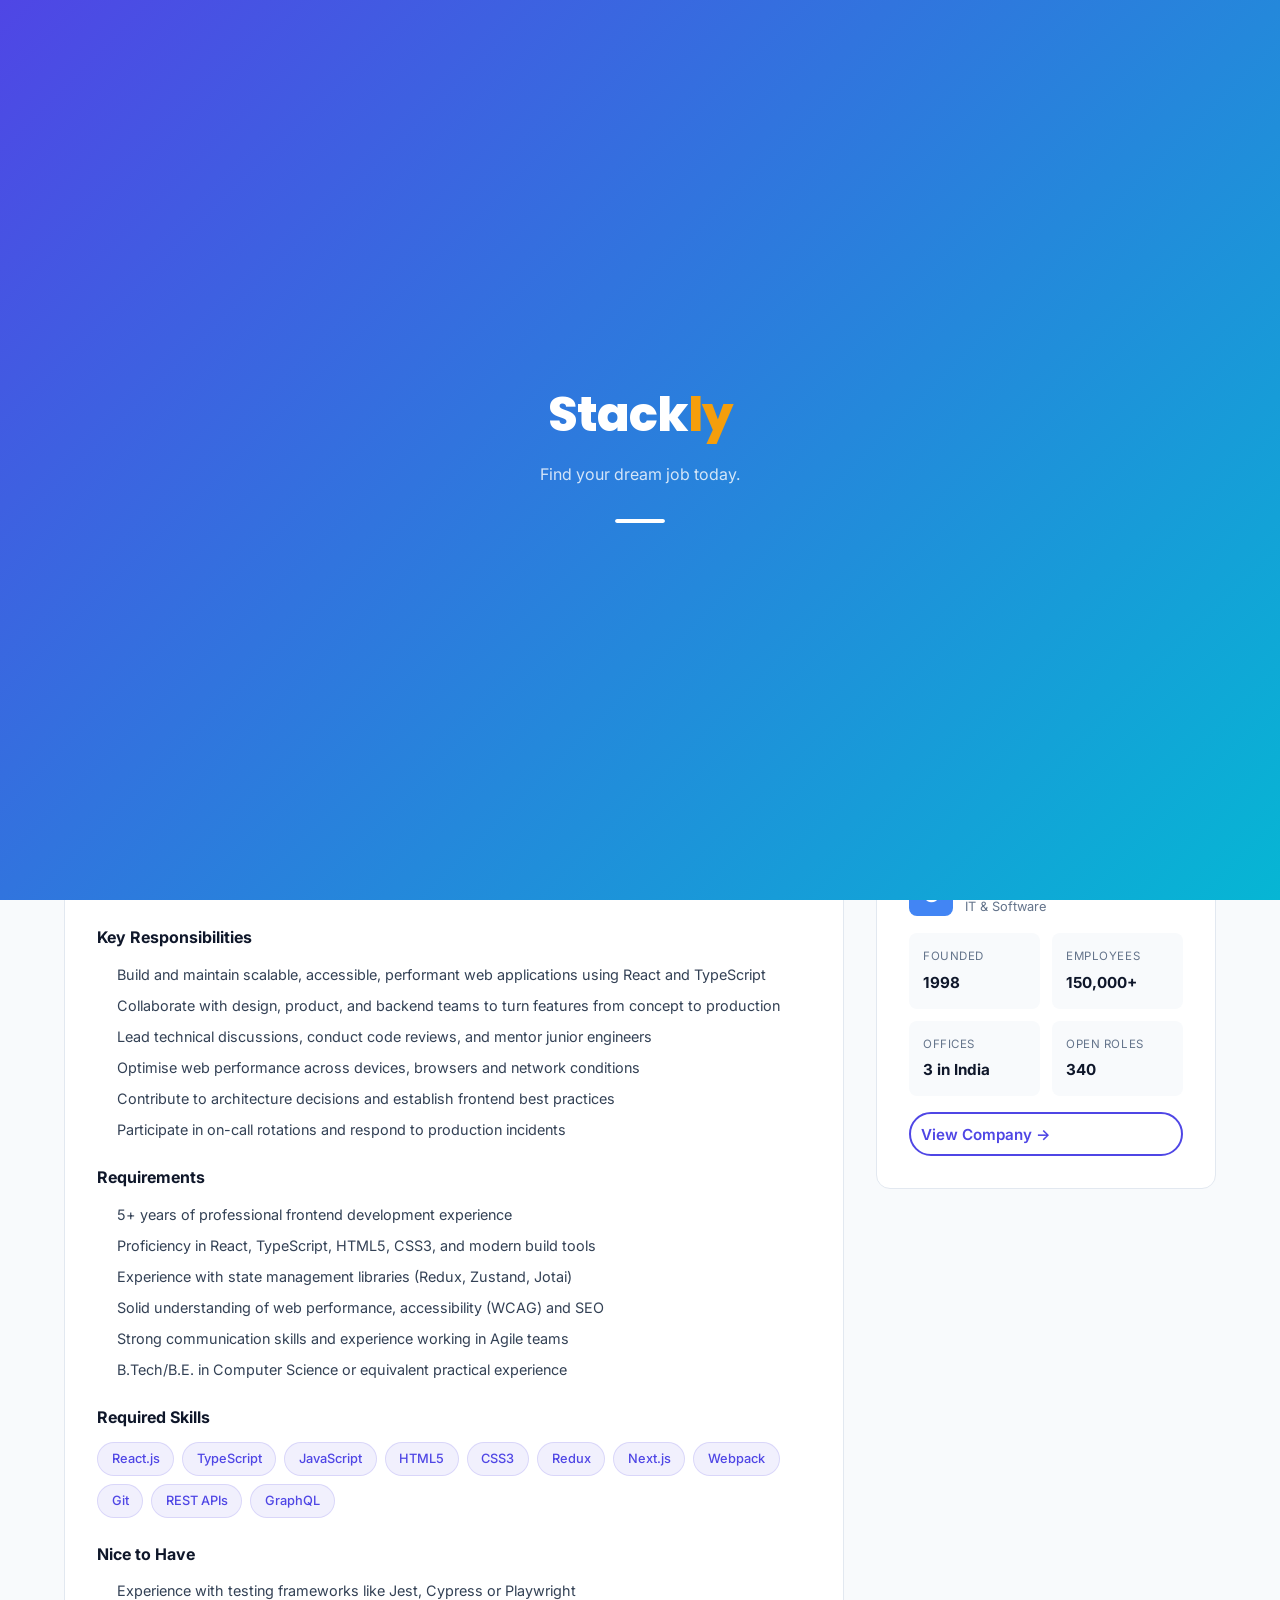
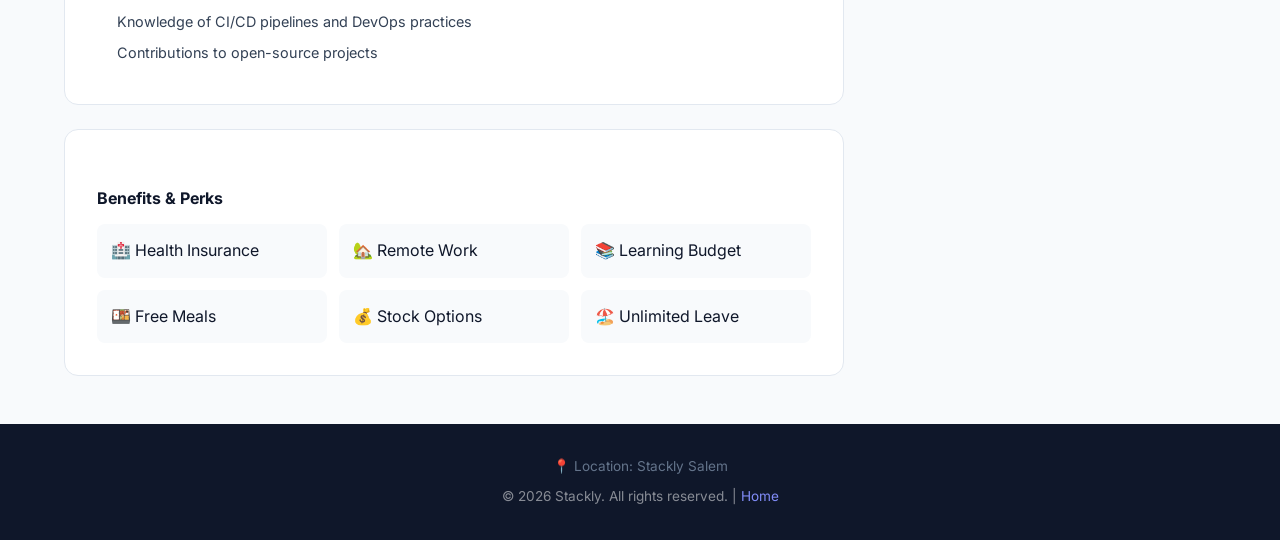
<file: job-detail.html>
<!DOCTYPE html>
<html lang="en">

<head>
    <meta charset="UTF-8" />
    <meta name="viewport" content="width=device-width, initial-scale=1.0, minimum-scale=1.0" />
    <meta name="description"
        content="Senior Frontend Developer at Google India – View full job details, requirements and apply on Stackly." />
    <title>Senior Frontend Developer – Google India | Stackly</title>
    <link rel="stylesheet" href="css/style.css" />
</head>

<body>
    <!-- Splash Screen -->
    <div id="splash-screen">
        <div class="splash-logo">Stack<span>ly</span></div>
        <div class="splash-tagline">Find your dream job today.</div>
        <div class="splash-loader">
            <div class="splash-loader-bar"></div>
        </div>
    </div>
    <nav class="navbar">
        <a class="nav-logo" href="index.html">Stack<span>ly</span></a>
        <ul class="nav-links">
            <li class="nav-item-dropdown"><a href="index.html">Home ▼</a>
                <div class="dropdown-menu"><a href="home2.html">Home 2</a></div>
            </li>
            <li><a href="jobs.html" class="active">Find Jobs</a></li>
            <li><a href="companies.html">Companies</a></li>
            <li><a href="dashboard.html">Dashboard</a><a href="resume.html">Resume</a></li>
        </ul>
        <div class="nav-actions">
            <a href="login.html"><button class="btn-outline">Login</button></a>
            <a href="login.html"><button class="btn-primary">Post a Job</button></a>
        </div>
        <button class="hamburger"><span></span><span></span><span></span></button>
    </nav>
    <div class="mobile-menu">
        <div class="mobile-dropdown">
            <div class="mobile-dropdown-header">Home ▼</div>
            <div class="mobile-dropdown-content">
                <a href="home2.html">Home 2</a>
            </div>
        </div>
        <a href="jobs.html">Find Jobs</a>
        <a href="companies.html">Companies</a>
        <a href="resume.html">Resume</a>
        <a href="login.html"><button class="btn-primary" style="width:100%;margin-top:.5rem">Login</button></a>
    </div>

    <div class="page-header">
        <h1>Job Detail</h1>
        <p><a href="jobs.html" style="color:var(--primary-light)">← Back to listings</a></p>
    </div>

    <div class="job-detail-layout">
        <!-- Main -->
        <div class="job-detail-main">
            <div class="detail-card reveal">
                <div class="detail-company-row">
                    <div class="company-logo"
                        style="background:linear-gradient(135deg,#4f46e5,#818cf8);width:60px;height:60px;font-size:1.6rem">
                        G</div>
                    <div>
                        <h2>Senior Frontend Developer</h2>
                        <div style="color:var(--primary);font-weight:600">Google India</div>
                        <div style="color:var(--gray);font-size:.85rem">Bangalore, Karnataka</div>
                    </div>
                    <div style="margin-left:auto;display:flex;gap:.5rem;flex-wrap:wrap">
                        <span class="tag-remote">🟢 Remote</span>
                        <span class="badge-new" style="position:static;border-radius:99px">NEW</span>
                    </div>
                </div>
                <div class="detail-meta-grid">
                    <div class="detail-meta-item">
                        <div class="label">Salary</div>
                        <div class="value">₹25–40 LPA</div>
                    </div>
                    <div class="detail-meta-item">
                        <div class="label">Experience</div>
                        <div class="value">5–8 Years</div>
                    </div>
                    <div class="detail-meta-item">
                        <div class="label">Job Type</div>
                        <div class="value">Full Time</div>
                    </div>
                    <div class="detail-meta-item">
                        <div class="label">Posted</div>
                        <div class="value">2 days ago</div>
                    </div>
                    <div class="detail-meta-item">
                        <div class="label">Openings</div>
                        <div class="value">3 Positions</div>
                    </div>
                    <div class="detail-meta-item">
                        <div class="label">Department</div>
                        <div class="value">Engineering</div>
                    </div>
                </div>
            </div>

            <div class="detail-card reveal">
                <div class="section-sub-title">About the Role</div>
                <p style="color:var(--dark3);font-size:.9rem;line-height:1.8">
                    We're looking for a Senior Frontend Developer to join Google India's growing engineering team in
                    Bangalore. You'll work on high-impact consumer products that reach billions of users globally. In
                    this role, you'll own and develop complex UI systems, collaborate with cross-functional teams, and
                    help shape the technical direction of the frontend stack.
                </p>

                <div class="section-sub-title">Key Responsibilities</div>
                <ul class="bullet-list">
                    <li>Build and maintain scalable, accessible, performant web applications using React and TypeScript
                    </li>
                    <li>Collaborate with design, product, and backend teams to turn features from concept to production
                    </li>
                    <li>Lead technical discussions, conduct code reviews, and mentor junior engineers</li>
                    <li>Optimise web performance across devices, browsers and network conditions</li>
                    <li>Contribute to architecture decisions and establish frontend best practices</li>
                    <li>Participate in on-call rotations and respond to production incidents</li>
                </ul>

                <div class="section-sub-title">Requirements</div>
                <ul class="bullet-list">
                    <li>5+ years of professional frontend development experience</li>
                    <li>Proficiency in React, TypeScript, HTML5, CSS3, and modern build tools</li>
                    <li>Experience with state management libraries (Redux, Zustand, Jotai)</li>
                    <li>Solid understanding of web performance, accessibility (WCAG) and SEO</li>
                    <li>Strong communication skills and experience working in Agile teams</li>
                    <li>B.Tech/B.E. in Computer Science or equivalent practical experience</li>
                </ul>

                <div class="section-sub-title">Required Skills</div>
                <div class="skills-list">
                    <span class="skill-badge">React.js</span>
                    <span class="skill-badge">TypeScript</span>
                    <span class="skill-badge">JavaScript</span>
                    <span class="skill-badge">HTML5</span>
                    <span class="skill-badge">CSS3</span>
                    <span class="skill-badge">Redux</span>
                    <span class="skill-badge">Next.js</span>
                    <span class="skill-badge">Webpack</span>
                    <span class="skill-badge">Git</span>
                    <span class="skill-badge">REST APIs</span>
                    <span class="skill-badge">GraphQL</span>
                </div>

                <div class="section-sub-title">Nice to Have</div>
                <ul class="bullet-list">
                    <li>Experience with testing frameworks like Jest, Cypress or Playwright</li>
                    <li>Knowledge of CI/CD pipelines and DevOps practices</li>
                    <li>Contributions to open-source projects</li>
                </ul>
            </div>

            <div class="detail-card reveal">
                <div class="section-sub-title">Benefits &amp; Perks</div>
                <div
                    style="display:grid;grid-template-columns:repeat(auto-fill,minmax(180px,1fr));gap:.75rem;margin-top:.5rem">
                    <div class="detail-meta-item">🏥 Health Insurance</div>
                    <div class="detail-meta-item">🏡 Remote Work</div>
                    <div class="detail-meta-item">📚 Learning Budget</div>
                    <div class="detail-meta-item">🍱 Free Meals</div>
                    <div class="detail-meta-item">💰 Stock Options</div>
                    <div class="detail-meta-item">🏖️ Unlimited Leave</div>
                </div>
            </div>
        </div>

        <!-- Sidebar -->
        <div class="job-detail-sidebar">
            <div class="detail-card reveal" style="position:sticky;top:88px">
                <h3 style="font-family:var(--font-head);font-weight:700;margin-bottom:1.25rem">Apply for this Job</h3>
                <p style="color:var(--gray);font-size:.85rem;margin-bottom:1.25rem">⏰ Application deadline:
                    <strong>March 31, 2026</strong>
                </p>
                <button class="btn-primary"
                    style="width:100%;padding:.85rem;font-size:1rem;border-radius:var(--radius-sm)"
                    onclick="window.location.href='404.html'">Apply Now 🚀</button>
                <button class="btn-ghost" style="width:100%;padding:.75rem;margin-top:.75rem"
                    onclick="window.location.href='404.html'">🔖 Save Job</button>
                <button class="btn-ghost"
                    style="width:100%;padding:.75rem;margin-top:.5rem;border-color:var(--light-gray);color:var(--gray)"
                    onclick="window.location.href='404.html'">📤 Share Job</button>
                <div style="margin-top:1.5rem;padding-top:1.25rem;border-top:1px solid var(--border)">
                    <div style="font-size:.8rem;color:var(--gray);margin-bottom:.5rem">⚡ Quick Stats</div>
                    <div style="font-size:.85rem;color:var(--dark3)">👥 <strong>428</strong> applicants so far</div>
                    <div style="font-size:.85rem;color:var(--dark3);margin-top:.3rem">🕐 Usually responds in <strong>2–3
                            days</strong></div>
                </div>
            </div>

            <div class="detail-card reveal">
                <h4 style="font-weight:700;margin-bottom:1rem">About Google India</h4>
                <div style="display:flex;align-items:center;gap:.75rem;margin-bottom:1rem">
                    <div class="company-logo" style="background:#4285f4;width:44px;height:44px">G</div>
                    <div>
                        <div style="font-weight:600">Google India</div>
                        <div style="color:var(--gray);font-size:.8rem">IT & Software</div>
                    </div>
                </div>
                <div style="display:grid;grid-template-columns:1fr 1fr;gap:.75rem;margin-bottom:1rem">
                    <div class="detail-meta-item">
                        <div class="label">Founded</div>
                        <div class="value">1998</div>
                    </div>
                    <div class="detail-meta-item">
                        <div class="label">Employees</div>
                        <div class="value">150,000+</div>
                    </div>
                    <div class="detail-meta-item">
                        <div class="label">Offices</div>
                        <div class="value">3 in India</div>
                    </div>
                    <div class="detail-meta-item">
                        <div class="label">Open Roles</div>
                        <div class="value">340</div>
                    </div>
                </div>
                <a href="companies.html"><button class="btn-ghost" style="width:100%;padding:.65rem">View Company
                        →</button></a>
            </div>
        </div>
    </div>

    <footer
        style="background:var(--dark);padding:2rem 1.5rem;text-align:center;color:rgba(255,255,255,.5);font-size:.85rem">
        <p style="margin-bottom:.5rem;color:var(--gray)">📍 Location: Stackly Salem</p>
        <p>© 2026 Stackly. All rights reserved. | <a href="index.html" style="color:var(--primary-light)">Home</a></p>
    </footer>
    <button id="scroll-top">↑</button>
    <script src="js/main.js"></script>
</body>

</html>
</file>
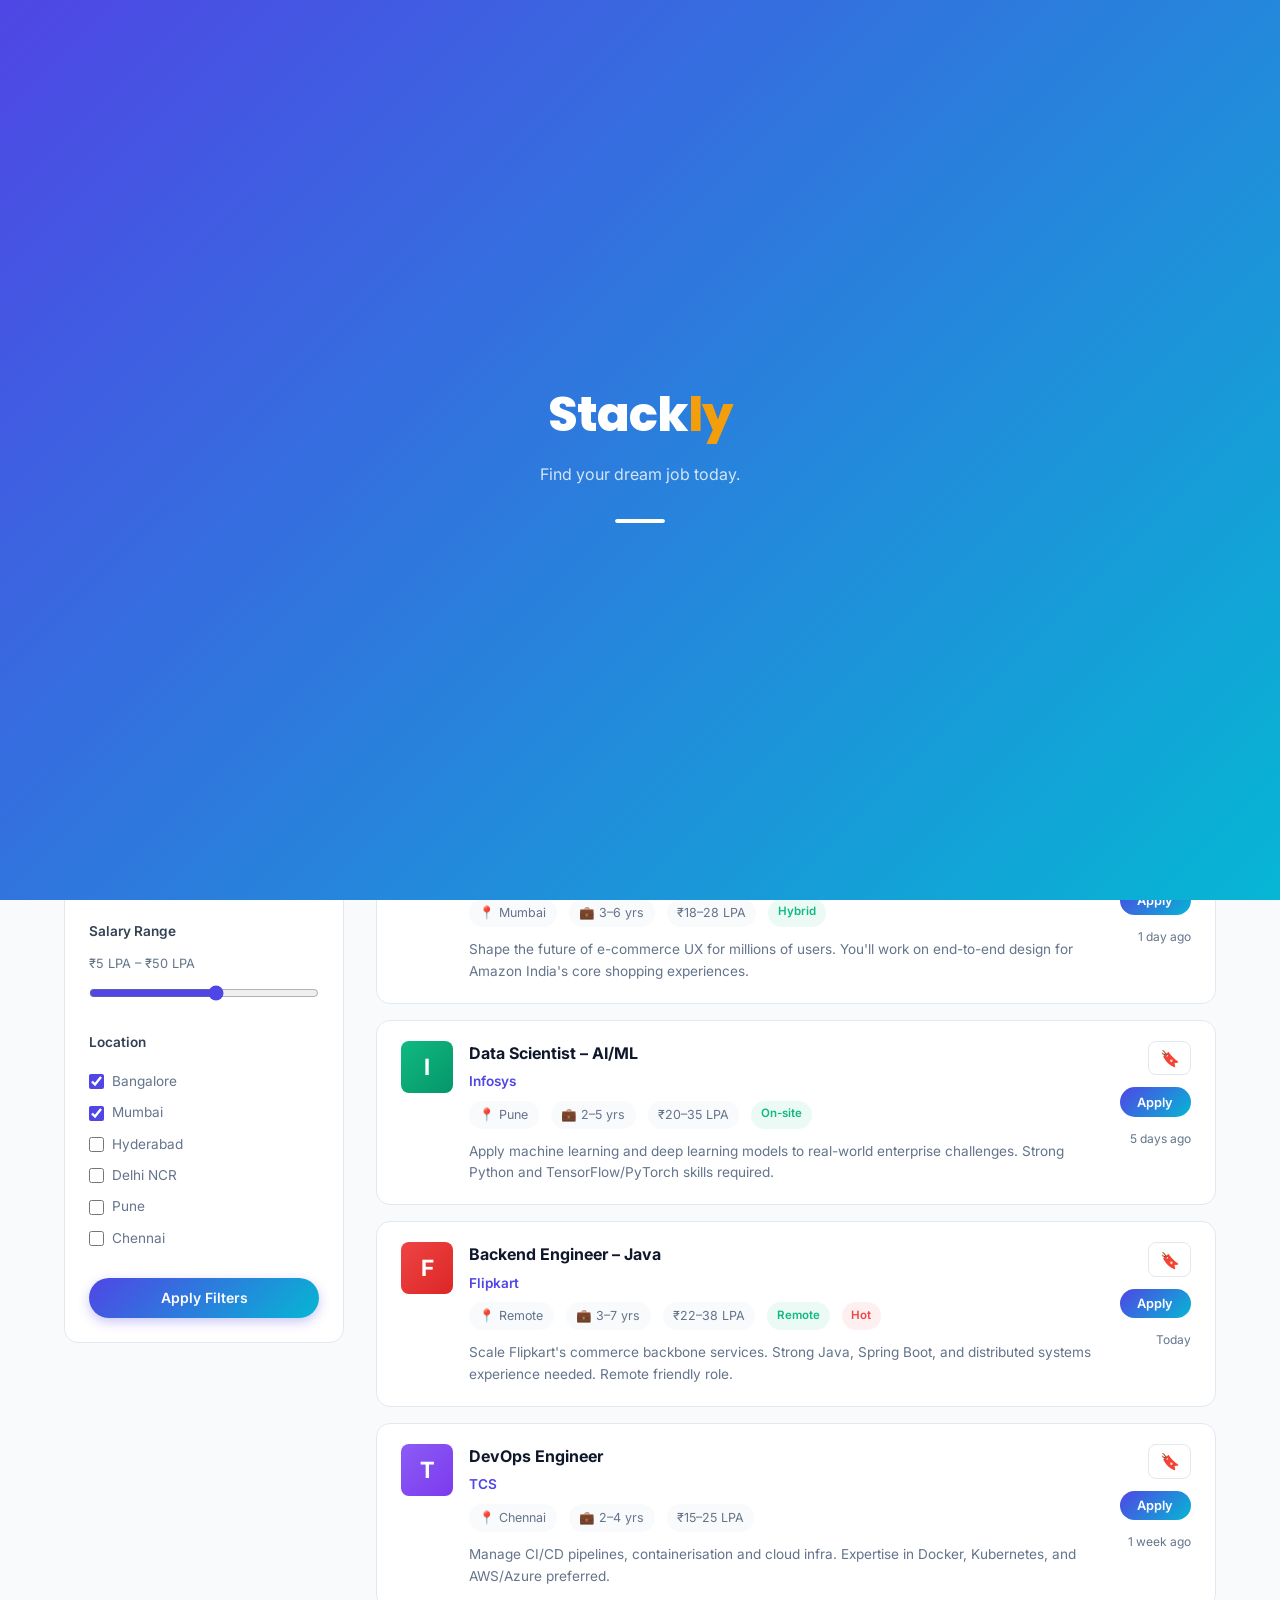
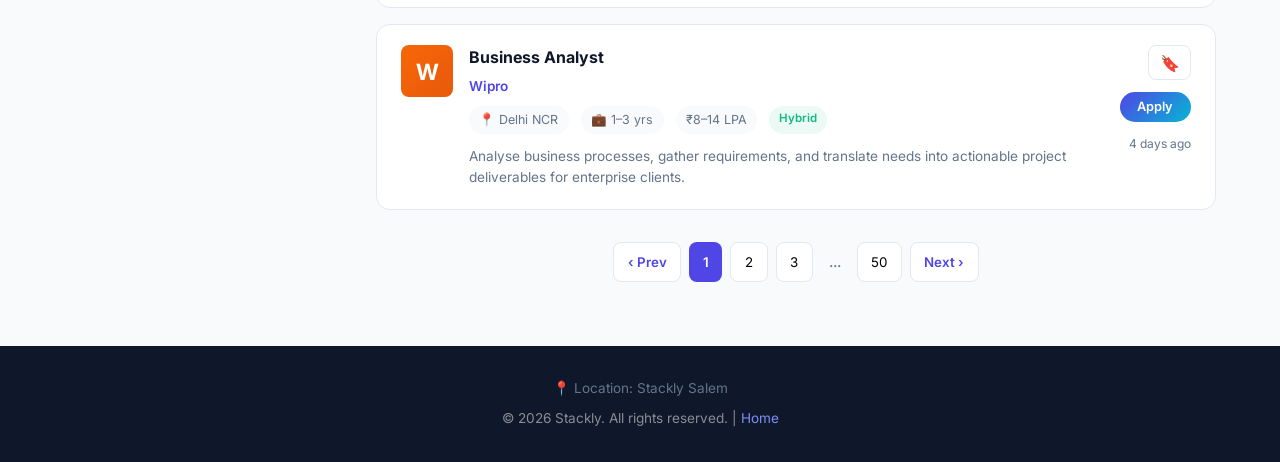
<file: jobs.html>
<!DOCTYPE html>
<html lang="en">

<head>
    <meta charset="UTF-8" />
    <meta name="viewport" content="width=device-width, initial-scale=1.0, minimum-scale=1.0" />
    <meta name="description"
        content="Browse thousands of job listings on Stackly. Filter by location, experience, salary and more." />
    <title>Find Jobs – Stackly</title>
    <link rel="stylesheet" href="css/style.css" />
    <style>
        #filter-toggle {
            display: none;
            margin-bottom: 1rem;
        }

        @media(max-width:768px) {
            #filter-toggle {
                display: block;
            }

            .filter-sidebar {
                display: none;
            }

            .filter-sidebar.show {
                display: block;
            }
        }
    </style>
</head>

<body>
    <!-- Splash Screen -->
    <div id="splash-screen">
        <div class="splash-logo">Stack<span>ly</span></div>
        <div class="splash-tagline">Find your dream job today.</div>
        <div class="splash-loader">
            <div class="splash-loader-bar"></div>
        </div>
    </div>
    <nav class="navbar">
        <a class="nav-logo" href="index.html">Stack<span>ly</span></a>
        <ul class="nav-links">
            <li class="nav-item-dropdown"><a href="index.html">Home ▼</a>
                <div class="dropdown-menu"><a href="home2.html">Home 2</a></div>
            </li>
            <li><a href="jobs.html" class="active">Find Jobs</a></li>
            <li><a href="companies.html">Companies</a></li>
            <li><a href="dashboard.html">Dashboard</a><a href="resume.html">Resume</a></li>
        </ul>
        <div class="nav-actions">
            <a href="login.html"><button class="btn-outline">Login</button></a>
            <a href="login.html"><button class="btn-primary">Post a Job</button></a>
        </div>
        <button class="hamburger"><span></span><span></span><span></span></button>
    </nav>
    <div class="mobile-menu">
        <div class="mobile-dropdown">
            <div class="mobile-dropdown-header">Home ▼</div>
            <div class="mobile-dropdown-content">
                <a href="home2.html">Home 2</a>
            </div>
        </div>
        <a href="jobs.html">Find Jobs</a>
        <a href="companies.html">Companies</a>
        <a href="dashboard.html">Dashboard</a><a href="resume.html">Resume</a>
        <a href="login.html"><button class="btn-outline" style="width:100%;margin-top:.5rem">Login</button></a>
        <a href="login.html"><button class="btn-primary" style="width:100%;margin-top:.5rem">Post a Job</button></a>
    </div>

    <div class="page-header">
        <h1>Find Your Next Role</h1>
        <p>Explore 50,000+ job listings from top companies across India.</p>
    </div>

    <div class="jobs-layout">
        <!-- Sidebar Filters -->
        <aside>
            <button id="filter-toggle" class="btn-ghost" style="width:100%">☰ Filters</button>
            <div class="filter-sidebar">
                <div class="filter-title">Filters <span style="color:var(--primary);font-size:.8rem;cursor:pointer"
                        onclick="window.location.href='404.html'">Clear All</span></div>
                <div class="filter-group">
                    <h4>Experience Level</h4>
                    <label><input type="checkbox" /> Fresher (0–1 yr)</label>
                    <label><input type="checkbox" checked /> Junior (1–3 yrs)</label>
                    <label><input type="checkbox" /> Mid (3–6 yrs)</label>
                    <label><input type="checkbox" /> Senior (6+ yrs)</label>
                </div>
                <div class="filter-group">
                    <h4>Job Type</h4>
                    <label><input type="checkbox" checked /> Full Time</label>
                    <label><input type="checkbox" /> Part Time</label>
                    <label><input type="checkbox" /> Contract</label>
                    <label><input type="checkbox" /> Internship</label>
                </div>
                <div class="filter-group">
                    <h4>Work Mode</h4>
                    <label><input type="checkbox" checked /> Remote</label>
                    <label><input type="checkbox" checked /> Hybrid</label>
                    <label><input type="checkbox" /> On-site</label>
                </div>
                <div class="filter-group">
                    <h4>Salary Range</h4>
                    <p style="font-size:.8rem;color:var(--gray);margin-bottom:.5rem">₹5 LPA – ₹50 LPA</p>
                    <input type="range" class="range-slider" min="5" max="50" value="30" />
                </div>
                <div class="filter-group">
                    <h4>Location</h4>
                    <label><input type="checkbox" checked /> Bangalore</label>
                    <label><input type="checkbox" checked /> Mumbai</label>
                    <label><input type="checkbox" /> Hyderabad</label>
                    <label><input type="checkbox" /> Delhi NCR</label>
                    <label><input type="checkbox" /> Pune</label>
                    <label><input type="checkbox" /> Chennai</label>
                </div>
                <button class="btn-primary" style="width:100%;padding:.7rem"
                    onclick="window.location.href='404.html'">Apply Filters</button>
            </div>
        </aside>

        <!-- Job List -->
        <div class="jobs-main">
            <div class="jobs-toolbar">
                <div class="jobs-count">Showing <strong>1–10</strong> of <strong>50,234</strong> jobs</div>
                <select
                    style="padding:.4rem .75rem;border:1px solid var(--border);border-radius:var(--radius-sm);font-size:.85rem;color:var(--dark);outline:none">
                    <option>Most Relevant</option>
                    <option>Latest First</option>
                    <option>Salary: High to Low</option>
                    <option>Salary: Low to High</option>
                </select>
            </div>

            <div class="job-list-card">
                <div class="company-logo" style="background:linear-gradient(135deg,#4f46e5,#818cf8)">G</div>
                <div class="job-list-info">
                    <div class="job-list-title"><a href="job-detail.html" style="color:inherit">Senior Frontend
                            Developer</a></div>
                    <div class="job-list-company">Google India</div>
                    <div class="job-list-meta">
                        <span class="meta-pill">📍 Bangalore</span>
                        <span class="meta-pill">💼 5–8 yrs</span>
                        <span class="meta-pill">₹25–40 LPA</span>
                        <span class="tag-remote">Remote</span>
                    </div>
                    <div class="job-list-desc">Build next-gen web experiences using React, TypeScript and modern
                        tooling. Work alongside world-class engineers in a collaborative environment.</div>
                </div>
                <div class="job-list-actions">
                    <button class="job-save-btn">🔖</button>
                    <button class="btn-apply" onclick="window.location.href='404.html'">Apply</button>
                    <span style="font-size:.75rem;color:var(--gray)">2 days ago</span>
                </div>
            </div>

            <div class="job-list-card">
                <div class="company-logo" style="background:linear-gradient(135deg,#06b6d4,#0891b2)">M</div>
                <div class="job-list-info">
                    <div class="job-list-title"><a href="job-detail.html" style="color:inherit">Product Manager –
                            Cloud</a></div>
                    <div class="job-list-company">Microsoft</div>
                    <div class="job-list-meta">
                        <span class="meta-pill">📍 Hyderabad</span>
                        <span class="meta-pill">💼 4–7 yrs</span>
                        <span class="meta-pill">₹30–50 LPA</span>
                        <span class="tag-urgent">Urgent</span>
                    </div>
                    <div class="job-list-desc">Drive product strategy for Azure cloud services. Partner with engineering
                        and design teams to define roadmaps and deliver user impact at scale.</div>
                </div>
                <div class="job-list-actions">
                    <button class="job-save-btn">🔖</button>
                    <button class="btn-apply" onclick="window.location.href='404.html'">Apply</button>
                    <span style="font-size:.75rem;color:var(--gray)">3 days ago</span>
                </div>
            </div>

            <div class="job-list-card">
                <div class="company-logo" style="background:linear-gradient(135deg,#f59e0b,#d97706)">A</div>
                <div class="job-list-info">
                    <div class="job-list-title"><a href="job-detail.html" style="color:inherit">Senior UX Designer</a>
                    </div>
                    <div class="job-list-company">Amazon</div>
                    <div class="job-list-meta">
                        <span class="meta-pill">📍 Mumbai</span>
                        <span class="meta-pill">💼 3–6 yrs</span>
                        <span class="meta-pill">₹18–28 LPA</span>
                        <span class="tag-remote">Hybrid</span>
                    </div>
                    <div class="job-list-desc">Shape the future of e-commerce UX for millions of users. You'll work on
                        end-to-end design for Amazon India's core shopping experiences.</div>
                </div>
                <div class="job-list-actions">
                    <button class="job-save-btn">🔖</button>
                    <button class="btn-apply" onclick="window.location.href='404.html'">Apply</button>
                    <span style="font-size:.75rem;color:var(--gray)">1 day ago</span>
                </div>
            </div>

            <div class="job-list-card">
                <div class="company-logo" style="background:linear-gradient(135deg,#10b981,#059669)">I</div>
                <div class="job-list-info">
                    <div class="job-list-title"><a href="job-detail.html" style="color:inherit">Data Scientist –
                            AI/ML</a></div>
                    <div class="job-list-company">Infosys</div>
                    <div class="job-list-meta">
                        <span class="meta-pill">📍 Pune</span>
                        <span class="meta-pill">💼 2–5 yrs</span>
                        <span class="meta-pill">₹20–35 LPA</span>
                        <span class="tag-remote">On-site</span>
                    </div>
                    <div class="job-list-desc">Apply machine learning and deep learning models to real-world enterprise
                        challenges. Strong Python and TensorFlow/PyTorch skills required.</div>
                </div>
                <div class="job-list-actions">
                    <button class="job-save-btn">🔖</button>
                    <button class="btn-apply" onclick="window.location.href='404.html'">Apply</button>
                    <span style="font-size:.75rem;color:var(--gray)">5 days ago</span>
                </div>
            </div>

            <div class="job-list-card">
                <div class="company-logo" style="background:linear-gradient(135deg,#ef4444,#dc2626)">F</div>
                <div class="job-list-info">
                    <div class="job-list-title"><a href="job-detail.html" style="color:inherit">Backend Engineer –
                            Java</a></div>
                    <div class="job-list-company">Flipkart</div>
                    <div class="job-list-meta">
                        <span class="meta-pill">📍 Remote</span>
                        <span class="meta-pill">💼 3–7 yrs</span>
                        <span class="meta-pill">₹22–38 LPA</span>
                        <span class="tag-remote">Remote</span>
                        <span class="tag-urgent">Hot</span>
                    </div>
                    <div class="job-list-desc">Scale Flipkart's commerce backbone services. Strong Java, Spring Boot,
                        and distributed systems experience needed. Remote friendly role.</div>
                </div>
                <div class="job-list-actions">
                    <button class="job-save-btn">🔖</button>
                    <button class="btn-apply" onclick="window.location.href='404.html'">Apply</button>
                    <span style="font-size:.75rem;color:var(--gray)">Today</span>
                </div>
            </div>

            <div class="job-list-card">
                <div class="company-logo" style="background:linear-gradient(135deg,#8b5cf6,#7c3aed)">T</div>
                <div class="job-list-info">
                    <div class="job-list-title"><a href="job-detail.html" style="color:inherit">DevOps Engineer</a>
                    </div>
                    <div class="job-list-company">TCS</div>
                    <div class="job-list-meta">
                        <span class="meta-pill">📍 Chennai</span>
                        <span class="meta-pill">💼 2–4 yrs</span>
                        <span class="meta-pill">₹15–25 LPA</span>
                    </div>
                    <div class="job-list-desc">Manage CI/CD pipelines, containerisation and cloud infra. Expertise in
                        Docker, Kubernetes, and AWS/Azure preferred.</div>
                </div>
                <div class="job-list-actions">
                    <button class="job-save-btn">🔖</button>
                    <button class="btn-apply" onclick="window.location.href='404.html'">Apply</button>
                    <span style="font-size:.75rem;color:var(--gray)">1 week ago</span>
                </div>
            </div>

            <div class="job-list-card">
                <div class="company-logo" style="background:linear-gradient(135deg,#f76707,#e8590c)">W</div>
                <div class="job-list-info">
                    <div class="job-list-title"><a href="job-detail.html" style="color:inherit">Business Analyst</a>
                    </div>
                    <div class="job-list-company">Wipro</div>
                    <div class="job-list-meta">
                        <span class="meta-pill">📍 Delhi NCR</span>
                        <span class="meta-pill">💼 1–3 yrs</span>
                        <span class="meta-pill">₹8–14 LPA</span>
                        <span class="tag-remote">Hybrid</span>
                    </div>
                    <div class="job-list-desc">Analyse business processes, gather requirements, and translate needs into
                        actionable project deliverables for enterprise clients.</div>
                </div>
                <div class="job-list-actions">
                    <button class="job-save-btn">🔖</button>
                    <button class="btn-apply" onclick="window.location.href='404.html'">Apply</button>
                    <span style="font-size:.75rem;color:var(--gray)">4 days ago</span>
                </div>
            </div>

            <!-- Pagination -->
            <div style="display:flex;gap:.5rem;justify-content:center;padding:1rem 0;flex-wrap:wrap">
                <button
                    style="padding:.45rem .85rem;border:1px solid var(--border);border-radius:var(--radius-sm);background:#fff;cursor:pointer;font-weight:600;color:var(--primary)"
                    onclick="window.location.href='404.html'">‹ Prev</button>
                <button
                    style="padding:.45rem .85rem;border:none;border-radius:var(--radius-sm);background:var(--primary);color:#fff;cursor:pointer;font-weight:600">1</button>
                <button
                    style="padding:.45rem .85rem;border:1px solid var(--border);border-radius:var(--radius-sm);background:#fff;cursor:pointer"
                    onclick="window.location.href='404.html'">2</button>
                <button
                    style="padding:.45rem .85rem;border:1px solid var(--border);border-radius:var(--radius-sm);background:#fff;cursor:pointer"
                    onclick="window.location.href='404.html'">3</button>
                <span style="padding:.45rem .5rem;color:var(--gray)">...</span>
                <button
                    style="padding:.45rem .85rem;border:1px solid var(--border);border-radius:var(--radius-sm);background:#fff;cursor:pointer"
                    onclick="window.location.href='404.html'">50</button>
                <button
                    style="padding:.45rem .85rem;border:1px solid var(--border);border-radius:var(--radius-sm);background:#fff;cursor:pointer;font-weight:600;color:var(--primary)"
                    onclick="window.location.href='404.html'">Next ›</button>
            </div>
        </div>
    </div>

    <footer
        style="background:var(--dark);padding:2rem 1.5rem;text-align:center;color:rgba(255,255,255,.5);font-size:.85rem">
        <p style="margin-bottom:.5rem;color:var(--gray)">📍 Location: Stackly Salem</p>
        <p>© 2026 Stackly. All rights reserved. | <a href="index.html" style="color:var(--primary-light)">Home</a></p>
    </footer>
    <button id="scroll-top" aria-label="Scroll to top">↑</button>
    <script src="js/main.js"></script>
</body>

</html>
</file>
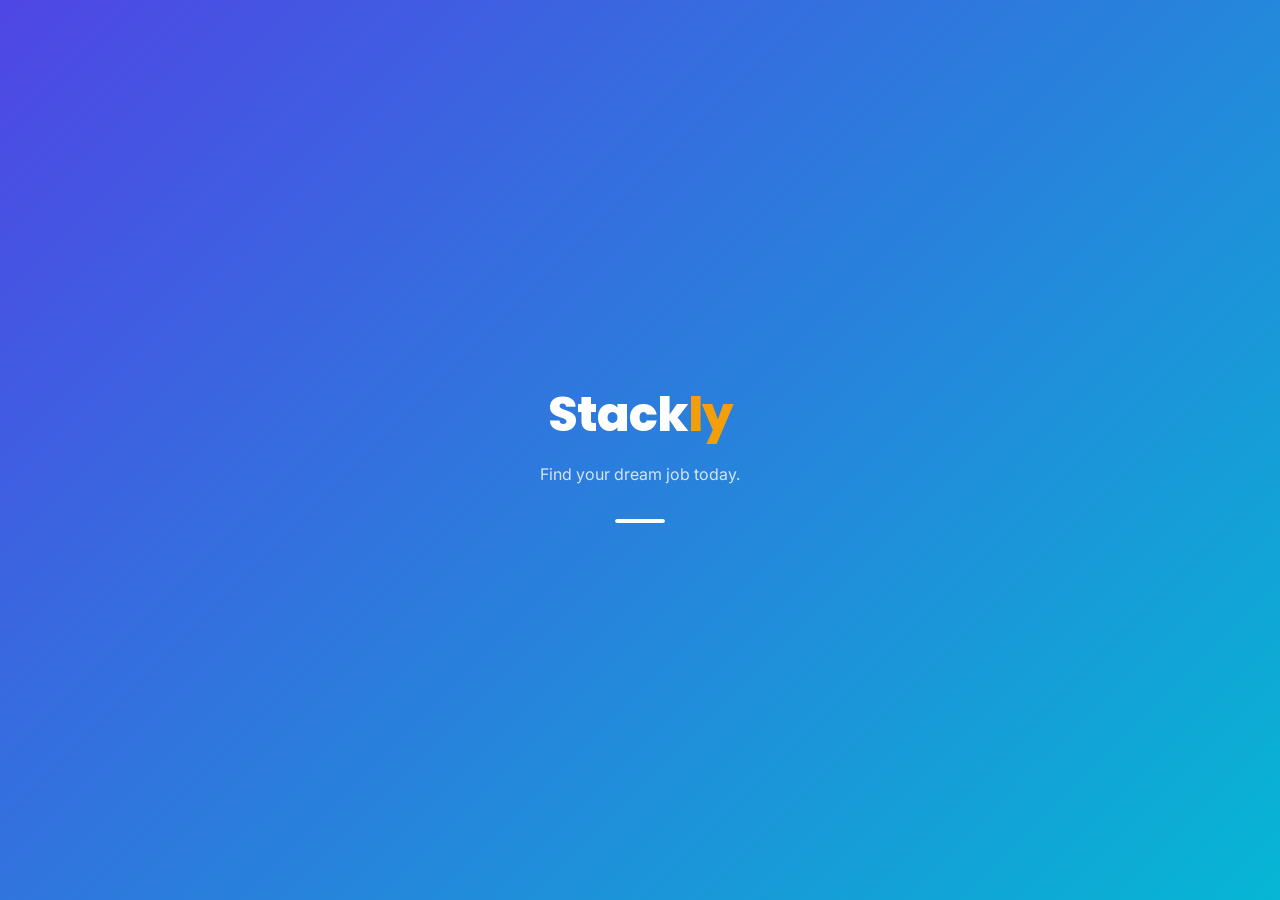
<file: login.html>
<!DOCTYPE html>
<html lang="en">

<head>
    <meta charset="UTF-8" />
    <meta name="viewport" content="width=device-width, initial-scale=1.0, minimum-scale=1.0" />
    <meta name="description"
        content="Login or Create an account on Stackly to apply for jobs and track your applications." />
    <title>Login / Sign Up – Stackly</title>
    <link rel="stylesheet" href="css/style.css" />
</head>

<body>
    <!-- Splash Screen -->
    <div id="splash-screen">
        <div class="splash-logo">Stack<span>ly</span></div>
        <div class="splash-tagline">Find your dream job today.</div>
        <div class="splash-loader">
            <div class="splash-loader-bar"></div>
        </div>
    </div>
    <!-- Back Navigation -->
    <div style="position:absolute;top:1.5rem;left:1.5rem;z-index:100">
        <a href="index.html"
            style="color:#fff;display:flex;align-items:center;gap:.5rem;font-weight:600;font-size:.9rem;background:rgba(255,255,255,.1);padding:.5rem 1rem;border-radius:99px;backdrop-filter:blur(4px)">
            <svg width="18" height="18" viewBox="0 0 24 24" fill="none" stroke="currentColor" stroke-width="2"
                stroke-linecap="round" stroke-linejoin="round">
                <path d="m15 18-6-6 6-6" />
            </svg>
            Back to Home
        </a>
    </div>

    <div class="login-wrapper">
        <div class="auth-card">
            <div style="text-align:center;margin-bottom:2rem">
                <div class="nav-logo" style="justify-content:center;margin-bottom:.5rem;font-size:2rem">
                    Stack<span>ly</span></div>
                <p style="color:var(--gray);font-size:.9rem">Your next big opportunity starts here.</p>
            </div>

            <div class="auth-tabs">
                <button class="auth-tab active" id="tab-login">Log In</button>
                <button class="auth-tab" id="tab-signup">Sign Up</button>
            </div>

            <!-- Login Form -->
            <div class="auth-form-panel" id="panel-login" style="display:flex;flex-direction:column;gap:1.25rem">
                <form class="auth-form" action="404.html">
                    <div class="form-group">
                        <label for="login-email">Email Address</label>
                        <input type="email" id="login-email" placeholder="you@example.com" required />
                    </div>
                    <div class="form-group">
                        <label for="login-password">Password</label>
                        <input type="password" id="login-password" placeholder="••••••••" required />
                        <div style="text-align:right;margin-top:.25rem"><a href="404.html"
                                style="font-size:.8rem;color:var(--primary);font-weight:600">Forgot Password?</a></div>
                    </div>
                    <button type="submit" class="btn-full" style="margin-top:.5rem">Log In</button>
                </form>

                <div class="form-divider">or continue with</div>

                <div style="display:grid;grid-template-columns:1fr 1fr;gap:.75rem">
                    <button class="btn-outline"
                        style="background:#fff;color:var(--dark);border-color:var(--border);padding:.75rem;font-size:.9rem;display:flex;align-items:center;justify-content:center;gap:.5rem"
                        onclick="window.location.href='404.html'">
                        <span style="font-weight:bold;color:#4285f4;font-size:1.1rem">G</span> Google
                    </button>
                    <button class="btn-outline"
                        style="background:#fff;color:var(--dark);border-color:var(--border);padding:.75rem;font-size:.9rem;display:flex;align-items:center;justify-content:center;gap:.5rem"
                        onclick="window.location.href='404.html'">
                        <span style="font-weight:bold;color:#0a66c2;font-size:1.1rem">in</span> LinkedIn
                    </button>
                </div>
            </div>

            <!-- Sign Up Form -->
            <div class="auth-form-panel" id="panel-signup" style="display:none;flex-direction:column;gap:1.25rem">
                <form class="auth-form" action="404.html">
                    <div class="form-row">
                        <div class="form-group">
                            <label for="su-fname">First Name</label>
                            <input type="text" id="su-fname" placeholder="John" required />
                        </div>
                        <div class="form-group">
                            <label for="su-lname">Last Name</label>
                            <input type="text" id="su-lname" placeholder="Doe" required />
                        </div>
                    </div>
                    <div class="form-group">
                        <label for="su-email">Email Address</label>
                        <input type="email" id="su-email" placeholder="you@example.com" required />
                    </div>
                    <div class="form-group">
                        <label for="su-role">I am a...</label>
                        <select id="su-role" required>
                            <option value="" disabled selected>Select Account Type</option>
                            <option value="candidate">Job Seeker (Looking for a job)</option>
                            <option value="employer">Employer (Hiring talent)</option>
                        </select>
                    </div>
                    <div class="form-group">
                        <label for="su-pass">Password</label>
                        <input type="password" id="su-pass" placeholder="Create a password" required />
                        <p style="font-size:.72rem;color:var(--gray);margin-top:.2rem">Must be at least 8 characters
                            long</p>
                    </div>

                    <label
                        style="display:flex;align-items:flex-start;gap:.5rem;font-size:.8rem;color:var(--dark3);margin-top:.5rem;cursor:pointer">
                        <input type="checkbox" required style="margin-top:.2rem" />
                        <span>I agree to the <a href="404.html"
                                style="color:var(--primary);text-decoration:underline">Terms of Service</a> and <a
                                href="404.html" style="color:var(--primary);text-decoration:underline">Privacy
                                Policy</a>.</span>
                    </label>

                    <button type="submit" class="btn-full" style="margin-top:.5rem">Create Account</button>
                </form>
            </div>
        </div>
    </div>

    <script src="js/main.js"></script>
</body>

</html>
</file>
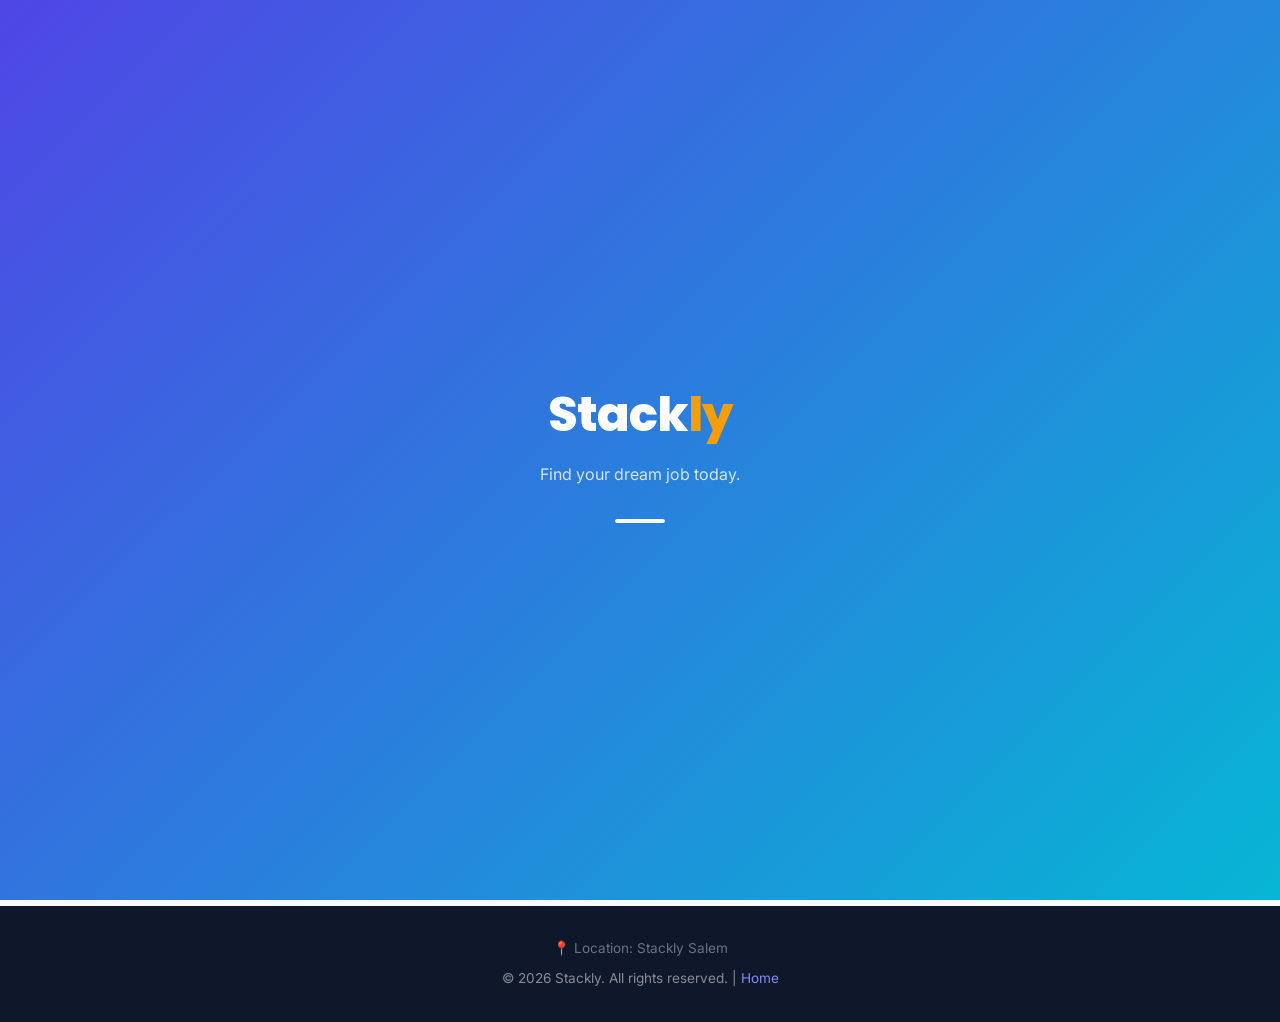
<file: resume.html>
<!DOCTYPE html>
<html lang="en">

<head>
    <meta charset="UTF-8" />
    <meta name="viewport" content="width=device-width, initial-scale=1.0, minimum-scale=1.0" />
    <meta name="description"
        content="Build or upload your resume on Stackly to get discovered by top employers instantly." />
    <title>Resume Builder – Stackly</title>
    <link rel="stylesheet" href="css/style.css" />
</head>

<body style="background:var(--bg)">
    <!-- Splash Screen -->
    <div id="splash-screen">
        <div class="splash-logo">Stack<span>ly</span></div>
        <div class="splash-tagline">Find your dream job today.</div>
        <div class="splash-loader">
            <div class="splash-loader-bar"></div>
        </div>
    </div>
    <nav class="navbar">
        <a class="nav-logo" href="index.html">Stack<span>ly</span></a>
        <ul class="nav-links">
            <li class="nav-item-dropdown"><a href="index.html">Home ▼</a>
                <div class="dropdown-menu"><a href="home2.html">Home 2</a></div>
            </li>
            <li><a href="jobs.html">Find Jobs</a></li>
            <li><a href="companies.html">Companies</a></li>
            <li><a href="dashboard.html">Dashboard</a><a href="resume.html" class="active">Resume</a></li>
        </ul>
        <div class="nav-actions">
            <a href="login.html"><button class="btn-outline">Login</button></a>
            <a href="login.html"><button class="btn-primary">Post a Job</button></a>
        </div>
        <button class="hamburger"><span></span><span></span><span></span></button>
    </nav>
    <div class="mobile-menu">
        <div class="mobile-dropdown">
            <div class="mobile-dropdown-header">Home ▼</div>
            <div class="mobile-dropdown-content">
                <a href="home2.html">Home 2</a>
            </div>
        </div>
        <a href="jobs.html">Find Jobs</a>
        <a href="companies.html">Companies</a>
        <a href="resume.html">Resume</a>
        <a href="login.html"><button class="btn-primary" style="width:100%;margin-top:.5rem">Login</button></a>
    </div>

    <div class="page-header" style="padding-bottom:2rem">
        <h1>Stand Out with a Great Resume</h1>
        <p>Upload your existing resume or build a new one from scratch.</p>
    </div>

    <div class="resume-layout">
        <!-- Upload Section -->
        <div class="resume-card reveal">
            <h2>Upload Existing Resume</h2>
            <p style="color:var(--gray);font-size:.9rem;margin-bottom:1.5rem">We'll automatically extract your details
                to create your Stackly profile.</p>
            <div class="upload-zone" onclick="window.location.href='404.html'">
                <div class="upload-icon">📄</div>
                <p><strong>Click to upload</strong> or drag and drop</p>
                <p style="font-size:.8rem;margin-top:.5rem">PDF, DOCX up to 5MB</p>
            </div>
            <div style="margin-top:1.5rem;display:flex;align-items:center;gap:.75rem">
                <div
                    style="width:40px;height:40px;background:rgba(16,185,129,.1);color:var(--success);border-radius:50%;display:flex;align-items:center;justify-content:center;font-size:1.2rem">
                    ✓</div>
                <div style="font-size:.85rem;color:var(--dark3)"><strong>Smart extraction</strong><br />Powered by AI to
                    fill your profile instantly</div>
            </div>
        </div>

        <!-- Builder Section -->
        <div class="resume-card reveal">
            <h2>Build from Scratch</h2>
            <p style="color:var(--gray);font-size:.9rem;margin-bottom:1.5rem">Use our step-by-step builder to create a
                professional resume in minutes.</p>

            <div style="display:flex;flex-direction:column;gap:1rem">
                <div
                    style="display:flex;align-items:center;gap:1rem;padding:1rem;border:1px solid var(--border);border-radius:var(--radius-sm)">
                    <div
                        style="width:32px;height:32px;background:var(--primary);color:#fff;border-radius:50%;display:flex;align-items:center;justify-content:center;font-weight:700">
                        1</div>
                    <div>
                        <div style="font-weight:600;font-size:.95rem">Personal Details</div>
                        <div style="font-size:.8rem;color:var(--gray)">Contact info, links &amp; summary</div>
                    </div>
                </div>

                <div
                    style="display:flex;align-items:center;gap:1rem;padding:1rem;border:1px solid var(--border);border-radius:var(--radius-sm)">
                    <div
                        style="width:32px;height:32px;background:var(--border);color:var(--gray);border-radius:50%;display:flex;align-items:center;justify-content:center;font-weight:700">
                        2</div>
                    <div>
                        <div style="font-weight:600;font-size:.95rem">Experience</div>
                        <div style="font-size:.8rem;color:var(--gray)">Past roles and achievements</div>
                    </div>
                </div>

                <div
                    style="display:flex;align-items:center;gap:1rem;padding:1rem;border:1px solid var(--border);border-radius:var(--radius-sm)">
                    <div
                        style="width:32px;height:32px;background:var(--border);color:var(--gray);border-radius:50%;display:flex;align-items:center;justify-content:center;font-weight:700">
                        3</div>
                    <div>
                        <div style="font-weight:600;font-size:.95rem">Education &amp; Skills</div>
                        <div style="font-size:.8rem;color:var(--gray)">Degrees, certifications &amp; tools</div>
                    </div>
                </div>
            </div>

            <button class="btn-primary" style="width:100%;margin-top:1.5rem;padding:.85rem;font-size:1rem"
                onclick="window.location.href='404.html'">Start Building</button>
        </div>
    </div>

    <footer
        style="background:var(--dark);padding:2rem 1.5rem;text-align:center;color:rgba(255,255,255,.5);font-size:.85rem;margin-top:2rem">
        <p style="margin-bottom:.5rem;color:var(--gray)">📍 Location: Stackly Salem</p>
        <p>© 2026 Stackly. All rights reserved. | <a href="index.html" style="color:var(--primary-light)">Home</a></p>
    </footer>
    <button id="scroll-top">↑</button>
    <script src="js/main.js"></script>
</body>

</html>
</file>
<file: css/style.css>
/* ===== Google Fonts ===== */
@import url('https://fonts.googleapis.com/css2?family=Inter:wght@300;400;500;600;700;800&family=Poppins:wght@400;500;600;700;800&display=swap');

/* ===== CSS Variables ===== */
:root {
  --primary: #4f46e5;
  --primary-dark: #3730a3;
  --primary-light: #818cf8;
  --secondary: #06b6d4;
  --accent: #f59e0b;
  --success: #10b981;
  --danger: #ef4444;
  --dark: #0f172a;
  --dark2: #1e293b;
  --dark3: #334155;
  --gray: #64748b;
  --light-gray: #cbd5e1;
  --bg: #f8fafc;
  --white: #ffffff;
  --card-bg: #ffffff;
  --border: #e2e8f0;
  --shadow: 0 4px 24px rgba(79, 70, 229, 0.08);
  --shadow-lg: 0 12px 40px rgba(79, 70, 229, 0.16);
  --radius: 14px;
  --radius-sm: 8px;
  --transition: all 0.3s cubic-bezier(0.4, 0, 0.2, 1);
  --font-main: 'Inter', sans-serif;
  --font-head: 'Poppins', sans-serif;
}

/* ===== Reset ===== */
*,
*::before,
*::after {
  box-sizing: border-box;
  margin: 0;
  padding: 0;
}

html {
  scroll-behavior: smooth;
  font-size: 16px;
}

body {
  font-family: var(--font-main);
  background: var(--bg);
  color: var(--dark);
  line-height: 1.6;
  overflow-x: hidden;
}

a {
  text-decoration: none;
  color: inherit;
}

ul {
  list-style: none;
}

img {
  max-width: 100%;
  display: block;
}

button,
input,
select,
textarea {
  font-family: inherit;
}

/* ===== Splash Screen ===== */
#splash-screen {
  position: fixed;
  inset: 0;
  background: linear-gradient(135deg, #4f46e5 0%, #06b6d4 100%);
  display: flex;
  flex-direction: column;
  align-items: center;
  justify-content: center;
  z-index: 9999;
  transition: opacity 0.6s ease, transform 0.6s ease;
}

#splash-screen.hide {
  opacity: 0;
  pointer-events: none;
  transform: scale(1.05);
}

.splash-logo {
  font-family: var(--font-head);
  font-size: 3rem;
  font-weight: 800;
  color: #fff;
  letter-spacing: -1px;
  animation: splashPop 0.8s cubic-bezier(0.34, 1.56, 0.64, 1) forwards;
}

.splash-logo span {
  color: var(--accent);
}

.splash-tagline {
  color: rgba(255, 255, 255, 0.8);
  font-size: 1rem;
  margin-top: 0.5rem;
  animation: fadeInUp 1s 0.4s both;
}

.splash-loader {
  margin-top: 2rem;
  width: 50px;
  height: 4px;
  background: rgba(255, 255, 255, 0.3);
  border-radius: 99px;
  overflow: hidden;
}

.splash-loader-bar {
  height: 100%;
  width: 0%;
  background: #fff;
  border-radius: 99px;
  animation: loadBar 1.5s ease forwards;
}

/* ===== Navbar ===== */
.navbar {
  position: fixed;
  top: 0;
  left: 0;
  right: 0;
  z-index: 1000;
  background: rgba(255, 255, 255, 0.95);
  backdrop-filter: blur(12px);
  border-bottom: 1px solid var(--border);
  padding: 0 1.5rem;
  height: 68px;
  display: flex;
  align-items: center;
  justify-content: space-between;
  transition: var(--transition);
  box-shadow: 0 2px 12px rgba(79, 70, 229, 0.06);
}

.navbar.scrolled {
  box-shadow: 0 4px 20px rgba(79, 70, 229, 0.12);
}

.nav-logo {
  font-family: var(--font-head);
  font-size: 1.6rem;
  font-weight: 800;
  color: var(--primary);
  letter-spacing: -0.5px;
}

.nav-logo span {
  color: var(--accent);
}

.nav-links {
  display: flex;
  align-items: center;
  gap: 0.3rem;
}

.nav-links a {
  padding: 0.5rem 0.85rem;
  border-radius: var(--radius-sm);
  font-size: 0.9rem;
  font-weight: 500;
  color: var(--dark3);
  transition: var(--transition);
}

.nav-links a:hover,
.nav-links a.active {
  background: rgba(79, 70, 229, 0.08);
  color: var(--primary);
}

/* Nav Dropdown */
.nav-item-dropdown {
  position: relative;
  display: flex;
  align-items: center;
}

.dropdown-menu {
  position: absolute;
  top: 100%;
  left: 0;
  background: #fff;
  border: 1px solid var(--border);
  border-radius: var(--radius-sm);
  box-shadow: 0 10px 25px rgba(0, 0, 0, 0.1);
  min-width: 150px;
  opacity: 0;
  transform: translateY(10px);
  pointer-events: none;
  transition: var(--transition);
  z-index: 1000;
  margin-top: 0.5rem;
  display: flex;
  flex-direction: column;
  padding: 0.5rem;
}

.dropdown-menu::before {
  content: '';
  position: absolute;
  top: -12px;
  left: 0;
  right: 0;
  height: 12px;
  background: transparent;
}

.nav-item-dropdown:hover .dropdown-menu {
  opacity: 1;
  transform: translateY(0);
  pointer-events: auto;
}

.dropdown-menu a {
  padding: 0.5rem 1rem;
  width: 100%;
  border-radius: var(--radius-sm);
}

.dropdown-menu a:hover {
  background: rgba(79, 70, 229, 0.05);
}

/* Mobile Dropdown */
.mobile-dropdown {
  display: flex;
  flex-direction: column;
}

.mobile-dropdown-header {
  display: flex;
  justify-content: space-between;
  align-items: center;
  cursor: pointer;
  padding: 0.8rem 1rem;
  border-radius: var(--radius-sm);
  font-weight: 500;
  color: var(--dark3);
  transition: var(--transition);
}

.mobile-dropdown-header:hover {
  background: rgba(79, 70, 229, 0.08);
  color: var(--primary);
}

.mobile-dropdown-content {
  display: none;
  flex-direction: column;
  padding-left: 1rem;
  margin-top: 0.2rem;
  border-left: 2px solid var(--border);
  margin-left: 1rem;
}

.mobile-dropdown.open .mobile-dropdown-content {
  display: flex;
}

.nav-actions {
  display: flex;
  align-items: center;
  gap: 0.75rem;
}

.btn-outline {
  padding: 0.5rem 1.2rem;
  border-radius: 99px;
  border: 2px solid var(--primary);
  color: var(--primary);
  font-weight: 600;
  font-size: 0.875rem;
  background: transparent;
  cursor: pointer;
  transition: var(--transition);
}

.btn-outline:hover {
  background: var(--primary);
  color: #fff;
}

.btn-primary {
  padding: 0.5rem 1.2rem;
  border-radius: 99px;
  border: none;
  background: linear-gradient(135deg, var(--primary), var(--secondary));
  color: #fff;
  font-weight: 600;
  font-size: 0.875rem;
  cursor: pointer;
  transition: var(--transition);
  box-shadow: 0 4px 12px rgba(79, 70, 229, 0.3);
}

.btn-primary:hover {
  transform: translateY(-2px);
  box-shadow: 0 8px 20px rgba(79, 70, 229, 0.4);
}

.hamburger {
  display: none;
  flex-direction: column;
  gap: 5px;
  cursor: pointer;
  padding: 6px;
  background: none;
  border: none;
}

.hamburger span {
  display: block;
  width: 24px;
  height: 2.5px;
  background: var(--dark);
  border-radius: 99px;
  transition: var(--transition);
}

.hamburger.open span:nth-child(1) {
  transform: translateY(7.5px) rotate(45deg);
}

.hamburger.open span:nth-child(2) {
  opacity: 0;
  transform: scaleX(0);
}

.hamburger.open span:nth-child(3) {
  transform: translateY(-7.5px) rotate(-45deg);
}

.mobile-menu {
  display: none;
  position: fixed;
  top: 68px;
  left: 0;
  right: 0;
  background: #fff;
  border-bottom: 1px solid var(--border);
  padding: 1rem 1.5rem;
  flex-direction: column;
  gap: 0.5rem;
  z-index: 999;
  box-shadow: 0 8px 24px rgba(0, 0, 0, 0.08);
  animation: slideDown 0.3s ease;
}

.mobile-menu.open {
  display: flex;
}

.mobile-menu a {
  padding: 0.75rem 1rem;
  border-radius: var(--radius-sm);
  font-weight: 500;
  color: var(--dark3);
  transition: var(--transition);
}

.mobile-menu a:hover {
  background: rgba(79, 70, 229, 0.08);
  color: var(--primary);
}

.mobile-menu .btn-primary,
.mobile-menu .btn-outline {
  text-align: center;
  display: block;
  border-radius: var(--radius-sm);
}

/* ===== Hero Section ===== */
.hero {
  min-height: 100vh;
  background: linear-gradient(135deg, #0f172a 0%, #1e293b 50%, #0f172a 100%);
  position: relative;
  display: flex;
  align-items: center;
  overflow: hidden;
  padding-top: 68px;
}

.hero-bg-anim {
  position: absolute;
  inset: 0;
  overflow: hidden;
}

.hero-blob {
  position: absolute;
  border-radius: 50%;
  filter: blur(80px);
  opacity: 0.15;
  animation: blobMove 8s ease-in-out infinite alternate;
}

.hero-blob:nth-child(1) {
  width: 500px;
  height: 500px;
  background: var(--primary);
  top: -100px;
  left: -100px;
}

.hero-blob:nth-child(2) {
  width: 400px;
  height: 400px;
  background: var(--secondary);
  bottom: -100px;
  right: -50px;
  animation-delay: -4s;
}

.hero-blob:nth-child(3) {
  width: 300px;
  height: 300px;
  background: var(--accent);
  top: 50%;
  left: 50%;
  transform: translate(-50%, -50%);
  animation-delay: -2s;
}

.hero-particles {
  position: absolute;
  inset: 0;
}

.particle {
  position: absolute;
  width: 3px;
  height: 3px;
  border-radius: 50%;
  background: rgba(255, 255, 255, 0.4);
  animation: float 6s ease-in-out infinite;
}

.hero-content {
  position: relative;
  z-index: 2;
  max-width: 1200px;
  margin: 0 auto;
  padding: 4rem 1.5rem 3rem;
  text-align: center;
}

.hero-badge {
  display: inline-flex;
  align-items: center;
  gap: 0.5rem;
  background: rgba(79, 70, 229, 0.2);
  border: 1px solid rgba(79, 70, 229, 0.4);
  color: var(--primary-light);
  padding: 0.4rem 1rem;
  border-radius: 99px;
  font-size: 0.8rem;
  font-weight: 600;
  margin-bottom: 1.5rem;
  animation: fadeInUp 0.8s 0.2s both;
}

.hero-title {
  font-family: var(--font-head);
  font-size: clamp(2rem, 5vw, 3.8rem);
  font-weight: 800;
  color: #fff;
  line-height: 1.15;
  margin-bottom: 1.25rem;
  animation: fadeInUp 0.8s 0.3s both;
}

.hero-title span {
  background: linear-gradient(135deg, var(--primary-light), var(--secondary));
  -webkit-background-clip: text;
  -webkit-text-fill-color: transparent;
  background-clip: text;
}

.hero-sub {
  color: rgba(255, 255, 255, 0.7);
  font-size: clamp(0.95rem, 2vw, 1.125rem);
  max-width: 560px;
  margin: 0 auto 2.5rem;
  animation: fadeInUp 0.8s 0.4s both;
}

.hero-search-box {
  background: #fff;
  border-radius: var(--radius);
  padding: 0.5rem;
  display: flex;
  align-items: center;
  gap: 0.5rem;
  max-width: 700px;
  margin: 0 auto 2rem;
  box-shadow: var(--shadow-lg);
  animation: fadeInUp 0.8s 0.5s both;
  flex-wrap: wrap;
}

.search-field {
  flex: 1;
  min-width: 140px;
  display: flex;
  align-items: center;
  gap: 0.5rem;
  padding: 0.6rem 0.75rem;
}

.search-field svg {
  color: var(--gray);
  flex-shrink: 0;
}

.search-field input {
  border: none;
  outline: none;
  width: 100%;
  font-size: 0.9rem;
  color: var(--dark);
  background: transparent;
}

.search-field input::placeholder {
  color: var(--light-gray);
}

.search-divider {
  width: 1px;
  height: 28px;
  background: var(--border);
  flex-shrink: 0;
}

.btn-search {
  padding: 0.75rem 1.75rem;
  background: linear-gradient(135deg, var(--primary), var(--secondary));
  color: #fff;
  border: none;
  border-radius: var(--radius-sm);
  font-weight: 700;
  font-size: 0.95rem;
  cursor: pointer;
  transition: var(--transition);
  white-space: nowrap;
  display: flex;
  align-items: center;
  gap: 0.5rem;
  width: 100%;
  justify-content: center;
}

.btn-search:hover {
  transform: translateY(-1px);
  box-shadow: 0 6px 20px rgba(79, 70, 229, 0.4);
}

.hero-tags {
  display: flex;
  flex-wrap: wrap;
  gap: 0.5rem;
  justify-content: center;
  animation: fadeInUp 0.8s 0.6s both;
}

.hero-tag {
  background: rgba(255, 255, 255, 0.1);
  border: 1px solid rgba(255, 255, 255, 0.2);
  color: rgba(255, 255, 255, 0.8);
  padding: 0.3rem 0.85rem;
  border-radius: 99px;
  font-size: 0.78rem;
  cursor: pointer;
  transition: var(--transition);
}

.hero-tag:hover {
  background: rgba(255, 255, 255, 0.2);
  color: #fff;
}

.hero-stats {
  display: flex;
  justify-content: center;
  gap: 3rem;
  margin-top: 3rem;
  animation: fadeInUp 0.8s 0.7s both;
  flex-wrap: wrap;
}

.stat-item {
  text-align: center;
}

.stat-num {
  font-family: var(--font-head);
  font-size: 1.8rem;
  font-weight: 800;
  color: #fff;
}

.stat-num span {
  color: var(--accent);
}

.stat-label {
  color: rgba(255, 255, 255, 0.6);
  font-size: 0.8rem;
  margin-top: 0.2rem;
}

/* ===== Section Styles ===== */
section {
  padding: 5rem 1.5rem;
}

.section-header {
  text-align: center;
  margin-bottom: 3rem;
}

.section-tag {
  display: inline-block;
  background: rgba(79, 70, 229, 0.1);
  color: var(--primary);
  padding: 0.3rem 1rem;
  border-radius: 99px;
  font-size: 0.78rem;
  font-weight: 600;
  letter-spacing: 0.05em;
  text-transform: uppercase;
  margin-bottom: 0.75rem;
}

.section-title {
  font-family: var(--font-head);
  font-size: clamp(1.5rem, 3vw, 2.25rem);
  font-weight: 700;
  color: var(--dark);
  margin-bottom: 0.75rem;
}

.section-title span {
  color: var(--primary);
}

.section-sub {
  color: var(--gray);
  font-size: 1rem;
  max-width: 500px;
  margin: 0 auto;
}

.container {
  max-width: 1200px;
  margin: 0 auto;
}

/* ===== Categories ===== */
.categories {
  background: var(--bg);
}

.categories-grid {
  display: grid;
  grid-template-columns: repeat(auto-fill, minmax(160px, 1fr));
  gap: 1.25rem;
}

.category-card {
  background: var(--white);
  border: 1px solid var(--border);
  border-radius: var(--radius);
  padding: 1.5rem 1rem;
  text-align: center;
  cursor: pointer;
  transition: var(--transition);
  position: relative;
  overflow: hidden;
}

.category-card::before {
  content: '';
  position: absolute;
  inset: 0;
  background: linear-gradient(135deg, var(--primary), var(--secondary));
  opacity: 0;
  transition: var(--transition);
}

.category-card:hover::before {
  opacity: 1;
}

.category-card:hover {
  transform: translateY(-4px);
  box-shadow: var(--shadow-lg);
  border-color: transparent;
}

.category-card:hover .cat-icon,
.category-card:hover .cat-name,
.category-card:hover .cat-count {
  color: #fff;
}

.cat-icon {
  font-size: 2rem;
  margin-bottom: 0.75rem;
  position: relative;
  z-index: 1;
  transition: var(--transition);
}

.cat-name {
  font-weight: 600;
  font-size: 0.875rem;
  color: var(--dark);
  position: relative;
  z-index: 1;
  transition: var(--transition);
}

.cat-count {
  color: var(--gray);
  font-size: 0.75rem;
  margin-top: 0.3rem;
  position: relative;
  z-index: 1;
  transition: var(--transition);
}

/* ===== Featured Jobs ===== */
.featured-jobs {
  background: #fff;
}

.jobs-grid {
  display: grid;
  grid-template-columns: repeat(auto-fill, minmax(320px, 1fr));
  gap: 1.5rem;
}

.job-card {
  background: var(--white);
  border: 1px solid var(--border);
  border-radius: var(--radius);
  padding: 1.5rem;
  transition: var(--transition);
  cursor: pointer;
  position: relative;
  overflow: hidden;
}

.job-card::after {
  content: '';
  position: absolute;
  top: 0;
  left: 0;
  width: 4px;
  height: 100%;
  background: linear-gradient(135deg, var(--primary), var(--secondary));
  transform: scaleY(0);
  transition: var(--transition);
  transform-origin: top;
}

.job-card:hover {
  box-shadow: var(--shadow-lg);
  transform: translateY(-4px);
  border-color: var(--primary-light);
}

.job-card:hover::after {
  transform: scaleY(1);
}

.job-card-header {
  display: flex;
  align-items: flex-start;
  gap: 1rem;
  margin-bottom: 1rem;
}

.company-logo {
  width: 52px;
  height: 52px;
  border-radius: var(--radius-sm);
  display: flex;
  align-items: center;
  justify-content: center;
  font-size: 1.4rem;
  flex-shrink: 0;
  font-weight: 700;
  color: #fff;
}

.job-title {
  font-weight: 700;
  font-size: 1rem;
  color: var(--dark);
  margin-bottom: 0.2rem;
}

.company-name {
  color: var(--gray);
  font-size: 0.85rem;
}

.job-tags {
  display: flex;
  flex-wrap: wrap;
  gap: 0.4rem;
  margin-bottom: 1rem;
}

.job-tag {
  background: rgba(79, 70, 229, 0.07);
  color: var(--primary);
  padding: 0.25rem 0.65rem;
  border-radius: 99px;
  font-size: 0.75rem;
  font-weight: 500;
}

.job-tag.green {
  background: rgba(16, 185, 129, 0.08);
  color: var(--success);
}

.job-tag.orange {
  background: rgba(245, 158, 11, 0.08);
  color: var(--accent);
}

.job-meta {
  display: flex;
  gap: 1rem;
  flex-wrap: wrap;
}

.job-meta-item {
  display: flex;
  align-items: center;
  gap: 0.3rem;
  color: var(--gray);
  font-size: 0.8rem;
}

.job-footer {
  display: flex;
  align-items: center;
  justify-content: space-between;
  margin-top: 1.25rem;
  padding-top: 1rem;
  border-top: 1px solid var(--border);
}

.job-salary {
  font-weight: 700;
  color: var(--primary);
  font-size: 0.95rem;
}

.btn-apply {
  padding: 0.45rem 1.1rem;
  background: linear-gradient(135deg, var(--primary), var(--secondary));
  color: #fff;
  border: none;
  border-radius: 99px;
  font-size: 0.8rem;
  font-weight: 600;
  cursor: pointer;
  transition: var(--transition);
}

.btn-apply:hover {
  transform: scale(1.05);
  box-shadow: 0 4px 12px rgba(79, 70, 229, 0.35);
}

.badge-new {
  position: absolute;
  top: 1rem;
  right: 1rem;
  background: var(--success);
  color: #fff;
  font-size: 0.65rem;
  font-weight: 700;
  padding: 0.2rem 0.5rem;
  border-radius: 99px;
  text-transform: uppercase;
  letter-spacing: 0.05em;
}

.view-all-wrap {
  text-align: center;
  margin-top: 2.5rem;
}

.btn-ghost {
  display: inline-flex;
  align-items: center;
  gap: 0.5rem;
  padding: 0.75rem 2rem;
  border-radius: 99px;
  border: 2px solid var(--primary);
  color: var(--primary);
  font-weight: 600;
  font-size: 0.95rem;
  background: transparent;
  cursor: pointer;
  transition: var(--transition);
}

.btn-ghost:hover {
  background: var(--primary);
  color: #fff;
  transform: translateY(-2px);
}

/* ===== Companies ===== */
.companies-section {
  background: var(--bg);
}

.companies-marquee {
  overflow: hidden;
  position: relative;
  margin-top: 2rem;
}

.companies-marquee::before,
.companies-marquee::after {
  content: '';
  position: absolute;
  top: 0;
  bottom: 0;
  width: 100px;
  z-index: 2;
}

.companies-marquee::before {
  left: 0;
  background: linear-gradient(to right, var(--bg), transparent);
}

.companies-marquee::after {
  right: 0;
  background: linear-gradient(to left, var(--bg), transparent);
}

.marquee-track {
  display: flex;
  gap: 1.5rem;
  animation: marquee 25s linear infinite;
  width: max-content;
}

.marquee-track:hover {
  animation-play-state: paused;
}

.company-chip {
  background: var(--white);
  border: 1px solid var(--border);
  border-radius: var(--radius);
  padding: 1rem 1.75rem;
  display: flex;
  align-items: center;
  gap: 0.75rem;
  white-space: nowrap;
  transition: var(--transition);
  cursor: pointer;
  flex-shrink: 0;
}

.company-chip:hover {
  box-shadow: var(--shadow);
  transform: translateY(-2px);
  border-color: var(--primary-light);
}

.company-chip-logo {
  width: 36px;
  height: 36px;
  border-radius: 8px;
  display: flex;
  align-items: center;
  justify-content: center;
  font-size: 1.1rem;
  font-weight: 800;
  color: #fff;
  flex-shrink: 0;
}

.company-chip-name {
  font-weight: 600;
  font-size: 0.9rem;
  color: var(--dark);
}

.company-chip-jobs {
  font-size: 0.75rem;
  color: var(--gray);
}

/* ===== How it Works ===== */
.how-it-works {
  background: linear-gradient(135deg, #0f172a, #1e293b);
}

.how-it-works .section-tag {
  background: rgba(79, 70, 229, 0.3);
  color: var(--primary-light);
}

.how-it-works .section-title {
  color: #fff;
}

.how-it-works .section-sub {
  color: rgba(255, 255, 255, 0.6);
}

.steps-grid {
  display: grid;
  grid-template-columns: repeat(auto-fit, minmax(220px, 1fr));
  gap: 2rem;
}

.step-card {
  text-align: center;
  padding: 2rem 1.5rem;
  border-radius: var(--radius);
  background: rgba(255, 255, 255, 0.05);
  border: 1px solid rgba(255, 255, 255, 0.1);
  position: relative;
  transition: var(--transition);
}

.step-card:hover {
  background: rgba(255, 255, 255, 0.08);
  transform: translateY(-4px);
}

.step-num {
  position: absolute;
  top: -16px;
  left: 50%;
  transform: translateX(-50%);
  width: 32px;
  height: 32px;
  background: linear-gradient(135deg, var(--primary), var(--secondary));
  border-radius: 50%;
  display: flex;
  align-items: center;
  justify-content: center;
  font-weight: 700;
  font-size: 0.8rem;
  color: #fff;
}

.step-icon {
  font-size: 2.5rem;
  margin-bottom: 1rem;
  margin-top: 0.5rem;
}

.step-title {
  font-family: var(--font-head);
  font-weight: 700;
  color: #fff;
  margin-bottom: 0.5rem;
}

.step-desc {
  color: rgba(255, 255, 255, 0.55);
  font-size: 0.875rem;
}

/* ===== Testimonials ===== */
.testimonials {
  background: #fff;
}

.testimonials-grid {
  display: grid;
  grid-template-columns: repeat(auto-fill, minmax(300px, 1fr));
  gap: 1.5rem;
}

.testimonial-card {
  background: var(--bg);
  border: 1px solid var(--border);
  border-radius: var(--radius);
  padding: 1.75rem;
  transition: var(--transition);
}

.testimonial-card:hover {
  box-shadow: var(--shadow);
  transform: translateY(-3px);
}

.stars {
  color: var(--accent);
  font-size: 1rem;
  margin-bottom: 0.75rem;
}

.testimonial-text {
  color: var(--dark3);
  font-size: 0.9rem;
  line-height: 1.7;
  margin-bottom: 1.25rem;
  font-style: italic;
}

.testimonial-author {
  display: flex;
  align-items: center;
  gap: 0.75rem;
}

.author-avatar {
  width: 44px;
  height: 44px;
  border-radius: 50%;
  display: flex;
  align-items: center;
  justify-content: center;
  font-weight: 700;
  color: #fff;
  font-size: 1rem;
}

.author-name {
  font-weight: 600;
  font-size: 0.875rem;
  color: var(--dark);
}

.author-role {
  font-size: 0.75rem;
  color: var(--gray);
}

/* ===== CTA Banner ===== */
.cta-banner {
  background: linear-gradient(135deg, var(--primary) 0%, var(--secondary) 100%);
  padding: 4rem 1.5rem;
  text-align: center;
}

.cta-banner h2 {
  font-family: var(--font-head);
  font-size: clamp(1.5rem, 3vw, 2.25rem);
  color: #fff;
  font-weight: 800;
  margin-bottom: 0.75rem;
}

.cta-banner p {
  color: rgba(255, 255, 255, 0.8);
  margin-bottom: 2rem;
  font-size: 1rem;
}

.cta-actions {
  display: flex;
  gap: 1rem;
  justify-content: center;
  flex-wrap: wrap;
}

.btn-white {
  padding: 0.75rem 2rem;
  background: #fff;
  color: var(--primary);
  border: none;
  border-radius: 99px;
  font-weight: 700;
  cursor: pointer;
  font-size: 0.95rem;
  transition: var(--transition);
}

.btn-white:hover {
  transform: translateY(-2px);
  box-shadow: 0 8px 20px rgba(0, 0, 0, 0.15);
}

.btn-white-outline {
  padding: 0.75rem 2rem;
  background: transparent;
  color: #fff;
  border: 2px solid rgba(255, 255, 255, 0.6);
  border-radius: 99px;
  font-weight: 700;
  cursor: pointer;
  font-size: 0.95rem;
  transition: var(--transition);
}

.btn-white-outline:hover {
  background: rgba(255, 255, 255, 0.1);
  border-color: #fff;
}

/* ===== Footer ===== */
footer {
  background: var(--dark);
  padding: 4rem 1.5rem 1.5rem;
  color: rgba(255, 255, 255, 0.6);
}

.footer-grid {
  display: grid;
  grid-template-columns: 2fr repeat(3, 1fr);
  gap: 3rem;
  max-width: 1200px;
  margin: 0 auto;
  padding-bottom: 3rem;
  border-bottom: 1px solid rgba(255, 255, 255, 0.1);
}

.footer-brand .nav-logo {
  font-size: 1.4rem;
  margin-bottom: 0.75rem;
}

.footer-brand p {
  font-size: 0.85rem;
  line-height: 1.7;
  margin-bottom: 1.25rem;
}

.social-icons {
  display: flex;
  gap: 0.75rem;
}

.social-icon {
  width: 38px;
  height: 38px;
  border: 1px solid rgba(255, 255, 255, 0.15);
  border-radius: 50%;
  display: flex;
  align-items: center;
  justify-content: center;
  font-size: 0.9rem;
  transition: var(--transition);
  cursor: pointer;
}

.social-icon:hover {
  background: var(--primary);
  border-color: var(--primary);
  color: #fff;
}

.footer-col h4 {
  color: #fff;
  font-weight: 600;
  font-size: 0.95rem;
  margin-bottom: 1rem;
}

.footer-col ul {
  display: flex;
  flex-direction: column;
  gap: 0.6rem;
}

.footer-col ul li a {
  font-size: 0.85rem;
  transition: var(--transition);
}

.footer-col ul li a:hover {
  color: var(--primary-light);
}

.footer-bottom {
  max-width: 1200px;
  margin: 1.5rem auto 0;
  display: flex;
  align-items: center;
  justify-content: space-between;
  font-size: 0.8rem;
  flex-wrap: wrap;
  gap: 0.5rem;
}

.footer-bottom a {
  color: var(--primary-light);
}

/* ===== Page Header ===== */
.page-header {
  background: linear-gradient(135deg, #0f172a, #1e293b);
  padding: 7rem 1.5rem 4rem;
  text-align: center;
}

.page-header h1 {
  font-family: var(--font-head);
  font-size: clamp(1.75rem, 4vw, 2.75rem);
  font-weight: 800;
  color: #fff;
  margin-bottom: 0.75rem;
}

.page-header p {
  color: rgba(255, 255, 255, 0.65);
  font-size: 1rem;
  max-width: 500px;
  margin: 0 auto;
}

/* ===== Jobs Page ===== */
.jobs-layout {
  display: grid;
  grid-template-columns: 280px 1fr;
  gap: 2rem;
  max-width: 1200px;
  margin: 0 auto;
  padding: 3rem 1.5rem;
}

.filter-sidebar {
  background: var(--white);
  border: 1px solid var(--border);
  border-radius: var(--radius);
  padding: 1.5rem;
  height: fit-content;
  position: sticky;
  top: 88px;
}

.filter-title {
  font-weight: 700;
  font-size: 1rem;
  margin-bottom: 1.25rem;
  color: var(--dark);
  display: flex;
  justify-content: space-between;
}

.filter-group {
  margin-bottom: 1.5rem;
}

.filter-group h4 {
  font-size: 0.85rem;
  font-weight: 600;
  color: var(--dark3);
  margin-bottom: 0.75rem;
}

.filter-group label {
  display: flex;
  align-items: center;
  gap: 0.5rem;
  font-size: 0.85rem;
  color: var(--gray);
  padding: 0.3rem 0;
  cursor: pointer;
  transition: var(--transition);
}

.filter-group label:hover {
  color: var(--primary);
}

.filter-group input[type="checkbox"] {
  accent-color: var(--primary);
  width: 15px;
  height: 15px;
}

.filter-group .range-slider {
  width: 100%;
  accent-color: var(--primary);
}

.jobs-main {
  display: flex;
  flex-direction: column;
  gap: 1rem;
}

.jobs-toolbar {
  background: var(--white);
  border: 1px solid var(--border);
  border-radius: var(--radius);
  padding: 1rem 1.25rem;
  display: flex;
  align-items: center;
  justify-content: space-between;
  gap: 1rem;
  flex-wrap: wrap;
}

.jobs-count {
  font-size: 0.9rem;
  color: var(--gray);
}

.jobs-count strong {
  color: var(--dark);
}

.job-list-card {
  background: var(--white);
  border: 1px solid var(--border);
  border-radius: var(--radius);
  padding: 1.25rem 1.5rem;
  transition: var(--transition);
  display: flex;
  gap: 1rem;
  align-items: flex-start;
  position: relative;
}

.job-list-card:hover {
  box-shadow: var(--shadow);
  transform: translateX(4px);
  border-color: var(--primary-light);
}

.job-list-info {
  flex: 1;
}

.job-list-title {
  font-weight: 700;
  font-size: 1rem;
  color: var(--dark);
  margin-bottom: 0.3rem;
}

.job-list-company {
  color: var(--primary);
  font-size: 0.85rem;
  font-weight: 600;
  margin-bottom: 0.5rem;
}

.job-list-meta {
  display: flex;
  flex-wrap: wrap;
  gap: 0.75rem;
  margin-bottom: 0.75rem;
}

.meta-pill {
  display: flex;
  align-items: center;
  gap: 0.3rem;
  background: var(--bg);
  border-radius: 99px;
  padding: 0.25rem 0.65rem;
  font-size: 0.78rem;
  color: var(--gray);
}

.job-list-desc {
  font-size: 0.85rem;
  color: var(--gray);
  line-height: 1.6;
}

.job-list-actions {
  display: flex;
  flex-direction: column;
  align-items: flex-end;
  gap: 0.75rem;
  flex-shrink: 0;
}

.job-save-btn {
  background: none;
  border: 1px solid var(--border);
  border-radius: var(--radius-sm);
  padding: 0.4rem 0.65rem;
  cursor: pointer;
  font-size: 1rem;
  transition: var(--transition);
}

.job-save-btn:hover {
  border-color: var(--accent);
  color: var(--accent);
  background: rgba(245, 158, 11, 0.05);
}

.tag-remote {
  background: rgba(16, 185, 129, 0.08);
  color: var(--success);
  padding: 0.2rem 0.6rem;
  border-radius: 99px;
  font-size: 0.72rem;
  font-weight: 600;
}

.tag-urgent {
  background: rgba(239, 68, 68, 0.08);
  color: var(--danger);
  padding: 0.2rem 0.6rem;
  border-radius: 99px;
  font-size: 0.72rem;
  font-weight: 600;
}

/* ===== Job Detail ===== */
.job-detail-layout {
  display: grid;
  grid-template-columns: 1fr 340px;
  gap: 2rem;
  max-width: 1200px;
  margin: 0 auto;
  padding: 3rem 1.5rem;
  align-items: start;
}

.job-detail-main,
.job-detail-sidebar {
  display: flex;
  flex-direction: column;
  gap: 1.5rem;
}

.detail-card {
  background: var(--white);
  border: 1px solid var(--border);
  border-radius: var(--radius);
  padding: 2rem;
}

.detail-card h2 {
  font-family: var(--font-head);
  font-weight: 700;
  color: var(--dark);
  margin-bottom: 0.5rem;
  font-size: 1.5rem;
}

.detail-company-row {
  display: flex;
  align-items: center;
  gap: 1rem;
  margin-bottom: 1.25rem;
  flex-wrap: wrap;
}

.detail-meta-grid {
  display: grid;
  grid-template-columns: repeat(auto-fit, minmax(140px, 1fr));
  gap: 1rem;
  margin-top: 1.25rem;
}

.detail-meta-item {
  background: var(--bg);
  border-radius: var(--radius-sm);
  padding: 0.875rem;
}

.detail-meta-item .label {
  font-size: 0.72rem;
  color: var(--gray);
  text-transform: uppercase;
  letter-spacing: 0.05em;
  margin-bottom: 0.3rem;
}

.detail-meta-item .value {
  font-weight: 700;
  color: var(--dark);
  font-size: 0.95rem;
}

.section-sub-title {
  font-weight: 700;
  color: var(--dark);
  font-size: 1rem;
  margin-top: 1.5rem;
  margin-bottom: 0.75rem;
}

.skills-list {
  display: flex;
  flex-wrap: wrap;
  gap: 0.5rem;
}

.skill-badge {
  background: rgba(79, 70, 229, 0.08);
  color: var(--primary);
  padding: 0.35rem 0.85rem;
  border-radius: 99px;
  font-size: 0.8rem;
  font-weight: 500;
  border: 1px solid rgba(79, 70, 229, 0.15);
}

ul.bullet-list {
  padding-left: 1.25rem;
}

ul.bullet-list li {
  color: var(--dark3);
  font-size: 0.9rem;
  margin-bottom: 0.5rem;
  line-height: 1.6;
}

/* ===== Companies Page ===== */
.companies-grid-page {
  display: grid;
  grid-template-columns: repeat(auto-fill, minmax(280px, 1fr));
  gap: 1.5rem;
  max-width: 1200px;
  margin: 0 auto;
  padding: 3rem 1.5rem;
}

.company-card-page {
  background: var(--white);
  border: 1px solid var(--border);
  border-radius: var(--radius);
  padding: 2rem 1.5rem;
  text-align: center;
  transition: var(--transition);
  cursor: pointer;
}

.company-card-page:hover {
  box-shadow: var(--shadow-lg);
  transform: translateY(-4px);
  border-color: var(--primary-light);
}

.company-big-logo {
  width: 72px;
  height: 72px;
  border-radius: var(--radius);
  display: flex;
  align-items: center;
  justify-content: center;
  font-size: 2rem;
  font-weight: 800;
  color: #fff;
  margin: 0 auto 1rem;
}

.company-page-name {
  font-family: var(--font-head);
  font-weight: 700;
  font-size: 1.1rem;
  margin-bottom: 0.3rem;
}

.company-page-industry {
  color: var(--gray);
  font-size: 0.85rem;
  margin-bottom: 1rem;
}

.company-page-stats {
  display: flex;
  justify-content: center;
  gap: 2rem;
  margin-bottom: 1.25rem;
}

.company-stat {
  text-align: center;
}

.company-stat .num {
  font-weight: 700;
  color: var(--dark);
  font-size: 1rem;
}

.company-stat .lbl {
  color: var(--gray);
  font-size: 0.72rem;
}

/* ===== Login Page ===== */
.login-wrapper {
  min-height: 100vh;
  background: linear-gradient(135deg, #0f172a, #1e293b);
  display: flex;
  align-items: center;
  justify-content: center;
  padding: 6rem 1.5rem 2rem;
}

.auth-card {
  background: #fff;
  border-radius: 20px;
  padding: 2.5rem;
  width: 100%;
  max-width: 440px;
  box-shadow: 0 24px 64px rgba(0, 0, 0, 0.3);
  animation: fadeInUp 0.6s ease;
}

.auth-tabs {
  display: flex;
  gap: 0;
  margin-bottom: 2rem;
  border-radius: 99px;
  background: var(--bg);
  padding: 4px;
}

.auth-tab {
  flex: 1;
  padding: 0.6rem;
  border: none;
  background: transparent;
  border-radius: 99px;
  font-weight: 600;
  font-size: 0.875rem;
  cursor: pointer;
  transition: var(--transition);
  color: var(--gray);
}

.auth-tab.active {
  background: #fff;
  color: var(--primary);
  box-shadow: 0 2px 8px rgba(0, 0, 0, 0.08);
}

.auth-form {
  display: flex;
  flex-direction: column;
  gap: 1rem;
}

.form-group {
  display: flex;
  flex-direction: column;
  gap: 0.4rem;
}

.form-group label {
  font-size: 0.85rem;
  font-weight: 600;
  color: var(--dark3);
}

.form-group input,
.form-group select {
  padding: 0.75rem 1rem;
  border: 1.5px solid var(--border);
  border-radius: var(--radius-sm);
  font-size: 0.9rem;
  transition: var(--transition);
  outline: none;
  color: var(--dark);
  width: 100%;
  /* Fix overlapping inputs */
}

.form-group input:focus,
.form-group select:focus {
  border-color: var(--primary);
  box-shadow: 0 0 0 3px rgba(79, 70, 229, 0.1);
}

.form-row {
  display: grid;
  grid-template-columns: 1fr 1fr;
  gap: 1rem;
  width: 100%;
}

.form-divider {
  display: flex;
  align-items: center;
  gap: 1rem;
  color: var(--gray);
  font-size: 0.8rem;
}

.form-divider::before,
.form-divider::after {
  content: '';
  flex: 1;
  height: 1px;
  background: var(--border);
}

.btn-full {
  padding: 0.85rem;
  width: 100%;
  border: none;
  border-radius: var(--radius-sm);
  background: linear-gradient(135deg, var(--primary), var(--secondary));
  color: #fff;
  font-size: 1rem;
  font-weight: 700;
  cursor: pointer;
  transition: var(--transition);
}

.btn-full:hover {
  transform: translateY(-2px);
  box-shadow: 0 8px 20px rgba(79, 70, 229, 0.35);
}

/* ===== Resume Page ===== */
.resume-layout {
  display: grid;
  grid-template-columns: 1fr 1fr;
  gap: 2rem;
  max-width: 1100px;
  margin: 0 auto;
  padding: 3rem 1.5rem;
}

.resume-card {
  background: var(--white);
  border: 1px solid var(--border);
  border-radius: var(--radius);
  padding: 2rem;
}

.resume-card h2 {
  font-family: var(--font-head);
  font-weight: 700;
  font-size: 1.2rem;
  margin-bottom: 1.25rem;
  color: var(--dark);
}

.upload-zone {
  border: 2px dashed var(--border);
  border-radius: var(--radius);
  padding: 3rem;
  text-align: center;
  transition: var(--transition);
  cursor: pointer;
}

.upload-zone:hover {
  border-color: var(--primary);
  background: rgba(79, 70, 229, 0.03);
}

.upload-icon {
  font-size: 3rem;
  margin-bottom: 1rem;
}

.upload-zone p {
  color: var(--gray);
  font-size: 0.9rem;
}

.upload-zone p strong {
  color: var(--primary);
}

/* ===== 404 Page ===== */
.error-page {
  min-height: 100vh;
  background: linear-gradient(135deg, #0f172a 0%, #1e293b 100%);
  display: flex;
  align-items: center;
  justify-content: center;
  text-align: center;
  padding: 2rem;
}

.error-content {
  max-width: 500px;
}

.error-number {
  font-family: var(--font-head);
  font-size: clamp(5rem, 20vw, 10rem);
  font-weight: 900;
  background: linear-gradient(135deg, var(--primary-light), var(--secondary));
  -webkit-background-clip: text;
  -webkit-text-fill-color: transparent;
  background-clip: text;
  line-height: 1;
  animation: pulse 2s ease-in-out infinite;
}

.error-title {
  color: #fff;
  font-family: var(--font-head);
  font-size: 1.5rem;
  font-weight: 700;
  margin: 1rem 0 0.5rem;
}

.error-sub {
  color: rgba(255, 255, 255, 0.6);
  margin-bottom: 2rem;
}

.error-actions {
  display: flex;
  gap: 1rem;
  justify-content: center;
  flex-wrap: wrap;
}

/* ===== Scroll to Top ===== */
#scroll-top {
  position: fixed;
  bottom: 2rem;
  right: 2rem;
  width: 44px;
  height: 44px;
  background: linear-gradient(135deg, var(--primary), var(--secondary));
  border: none;
  border-radius: 50%;
  color: #fff;
  font-size: 1.1rem;
  cursor: pointer;
  display: flex;
  align-items: center;
  justify-content: center;
  box-shadow: 0 4px 12px rgba(79, 70, 229, 0.4);
  opacity: 0;
  transform: translateY(20px);
  transition: var(--transition);
  z-index: 900;
}

#scroll-top.visible {
  opacity: 1;
  transform: translateY(0);
}

#scroll-top:hover {
  transform: translateY(-3px) scale(1.05);
}

/* ===== Animations ===== */
@keyframes fadeInUp {
  from {
    opacity: 0;
    transform: translateY(24px);
  }

  to {
    opacity: 1;
    transform: translateY(0);
  }
}

@keyframes splashPop {
  from {
    opacity: 0;
    transform: scale(0.6);
  }

  to {
    opacity: 1;
    transform: scale(1);
  }
}

@keyframes loadBar {
  to {
    width: 100%;
  }
}

@keyframes slideDown {
  from {
    opacity: 0;
    transform: translateY(-10px);
  }

  to {
    opacity: 1;
    transform: translateY(0);
  }
}

@keyframes marquee {
  from {
    transform: translateX(0);
  }

  to {
    transform: translateX(-50%);
  }
}

@keyframes blobMove {
  from {
    transform: scale(1) translate(0, 0);
  }

  to {
    transform: scale(1.15) translate(30px, 20px);
  }
}

@keyframes float {

  0%,
  100% {
    transform: translateY(0) opacity(0.4);
  }

  50% {
    transform: translateY(-20px);
    opacity: 0.8;
  }
}

@keyframes pulse {

  0%,
  100% {
    opacity: 1;
  }

  50% {
    opacity: 0.7;
  }
}

.reveal {
  opacity: 0;
  transform: translateY(30px);
  transition: opacity 0.6s ease, transform 0.6s ease;
}

.reveal.visible {
  opacity: 1;
  transform: none;
}

/* ===== Dashboard Specific Styles ===== */
.dashboard-layout {
  display: flex;
  min-height: 100vh;
  background: var(--bg);
  padding-top: 68px;
  /* Offset for navbar */
}

.dashboard-sidebar {
  width: 250px;
  background: #fff;
  border-right: 1px solid var(--border);
  padding: 1.5rem 0;
  display: flex;
  flex-direction: column;
  position: fixed;
  top: 68px;
  bottom: 0;
  left: 0;
  overflow-y: auto;
  z-index: 900;
  transition: transform 0.3s ease;
}

.dash-nav-link {
  display: flex;
  align-items: center;
  gap: 0.75rem;
  padding: 0.875rem 1.5rem;
  color: var(--gray);
  font-weight: 500;
  font-size: 0.95rem;
  transition: var(--transition);
  border-left: 3px solid transparent;
}

.dash-nav-link:hover {
  color: var(--primary);
  background: rgba(79, 70, 229, 0.05);
}

.dash-nav-link.active {
  color: var(--primary);
  background: rgba(79, 70, 229, 0.08);
  border-left-color: var(--primary);
}

.dashboard-main {
  flex: 1;
  margin-left: 250px;
  padding: 2rem;
  transition: margin-left 0.3s ease;
}

.dash-header {
  display: flex;
  justify-content: space-between;
  align-items: center;
  margin-bottom: 2rem;
  flex-wrap: wrap;
  gap: 1rem;
}

.dash-title {
  font-family: var(--font-head);
  font-weight: 700;
  color: var(--dark);
  font-size: 1.5rem;
}

.dash-stats-grid {
  display: grid;
  grid-template-columns: repeat(auto-fit, minmax(200px, 1fr));
  gap: 1.5rem;
  margin-bottom: 2rem;
}

.dash-stat-card {
  background: #fff;
  border: 1px solid var(--border);
  border-radius: var(--radius);
  padding: 1.5rem;
  display: flex;
  align-items: center;
  gap: 1rem;
}

.dash-stat-icon {
  width: 48px;
  height: 48px;
  border-radius: 12px;
  display: flex;
  align-items: center;
  justify-content: center;
  font-size: 1.5rem;
  background: rgba(79, 70, 229, 0.1);
  color: var(--primary);
}

.dash-stat-card.green .dash-stat-icon {
  background: rgba(16, 185, 129, 0.1);
  color: var(--success);
}

.dash-stat-card.orange .dash-stat-icon {
  background: rgba(245, 158, 11, 0.1);
  color: var(--accent);
}

.dash-stat-info h3 {
  font-size: 1.5rem;
  font-weight: 700;
  color: var(--dark);
  margin: 0;
}

.dash-stat-info p {
  color: var(--gray);
  font-size: 0.85rem;
  margin: 0;
}

.dash-sections-grid {
  display: grid;
  grid-template-columns: 2fr 1fr;
  gap: 1.5rem;
}

.dash-card {
  background: #fff;
  border: 1px solid var(--border);
  border-radius: var(--radius);
  padding: 1.5rem;
}

.dash-card-header {
  display: flex;
  justify-content: space-between;
  align-items: center;
  margin-bottom: 1.5rem;
}

.dash-card-title {
  font-weight: 700;
  font-size: 1.1rem;
  color: var(--dark);
}

.recent-activity-list {
  display: flex;
  flex-direction: column;
  gap: 1rem;
}

.activity-item {
  display: flex;
  align-items: flex-start;
  gap: 1rem;
  padding-bottom: 1rem;
  border-bottom: 1px solid var(--border);
}

.activity-item:last-child {
  border-bottom: none;
  padding-bottom: 0;
}

.activity-icon {
  width: 36px;
  height: 36px;
  border-radius: 50%;
  background: var(--bg);
  display: flex;
  align-items: center;
  justify-content: center;
  font-size: 1rem;
  flex-shrink: 0;
}

.activity-text strong {
  color: var(--dark);
}

.activity-text {
  color: var(--dark3);
  font-size: 0.9rem;
  margin-bottom: 0.2rem;
}

.activity-time {
  font-size: 0.75rem;
  color: var(--gray);
}

/* Sidebar Toggle Button for Mobile Dashboard */
#sidebar-toggle-btn {
  display: none;
  background: var(--primary);
  color: #fff;
  border: none;
  border-radius: var(--radius-sm);
  padding: 0.5rem 1rem;
  font-weight: 600;
  cursor: pointer;
}

/* ===== Responsive ===== */
@media (max-width: 1024px) {
  .footer-grid {
    grid-template-columns: 1fr 1fr;
  }

  .jobs-layout {
    grid-template-columns: 1fr;
  }

  .job-detail-layout {
    grid-template-columns: 1fr;
  }

  .resume-layout {
    grid-template-columns: 1fr;
  }

  .dash-sections-grid {
    grid-template-columns: 1fr;
  }
}

@media (max-width: 768px) {

  .nav-links,
  .nav-actions {
    display: none;
  }

  .hamburger {
    display: flex;
  }

  .hero-stats {
    gap: 1.5rem;
  }

  .categories-grid {
    grid-template-columns: repeat(auto-fill, minmax(130px, 1fr));
  }

  .jobs-grid {
    grid-template-columns: 1fr;
  }

  .footer-grid {
    grid-template-columns: 1fr;
    gap: 2rem;
  }

  .filter-sidebar {
    position: static;
  }

  .job-list-card {
    flex-direction: column;
  }

  .job-list-actions {
    flex-direction: row;
    align-items: center;
  }

  section {
    padding: 3.5rem 1rem;
  }

  /* Dashboard Mobile Adjustments */
  .dashboard-main {
    margin-left: 0;
    padding: 1.5rem 1rem;
    width: 100%;
    overflow-x: hidden;
  }

  .dash-header {
    margin-bottom: 1.5rem;
  }

  .dashboard-sidebar {
    transform: translateX(-100%);
    width: 260px;
    box-shadow: 2px 0 12px rgba(0, 0, 0, 0.1);
  }

  .dashboard-sidebar.show {
    transform: translateX(0);
  }

  #sidebar-toggle-btn {
    display: inline-flex;
  }
}

@media (max-width: 480px) {
  .hero-search-box {
    flex-direction: column;
  }

  .search-divider {
    display: none;
  }

  .btn-search {
    width: 100%;
  }

  .hero-stats {
    gap: 1rem;
  }

  .stat-num {
    font-size: 1.4rem;
  }

  .categories-grid {
    grid-template-columns: repeat(2, 1fr);
  }

  .form-row {
    grid-template-columns: 1fr;
  }

  .auth-card {
    padding: 1.75rem 1.25rem;
  }

  .cta-actions {
    flex-direction: column;
    align-items: center;
  }

  /* Form Inputs Fix */
  .form-group input,
  .form-group select {
    width: 100%;
  }
}

@media (max-width: 320px) {
  .navbar {
    padding: 0 0.5rem;
  }

  .nav-logo {
    font-size: 1.2rem;
  }

  .hero-content {
    padding: 3rem 1rem 2rem;
  }

  .hero-title {
    font-size: 1.6rem;
  }

  .categories-grid {
    grid-template-columns: 1fr 1fr;
    gap: 0.75rem;
  }

  .testimonials-grid {
    grid-template-columns: 1fr;
  }

  .companies-grid-page {
    grid-template-columns: 1fr;
    padding: 1.5rem 1rem;
  }

  section {
    padding: 2.5rem 0.5rem;
  }

  /* Dashboard Extreme Mobile */
  .dash-stat-card {
    flex-direction: column;
    text-align: center;
  }

  .dashboard-main {
    padding: 1rem 0.5rem;
  }

  .dash-title {
    font-size: 1.25rem;
  }

  .dash-stats-grid {
    grid-template-columns: 1fr;
    gap: 1rem;
  }

  .dash-card {
    padding: 1.25rem 0.75rem;
  }

  .dash-card-title {
    font-size: 1rem;
  }
}
</file>
